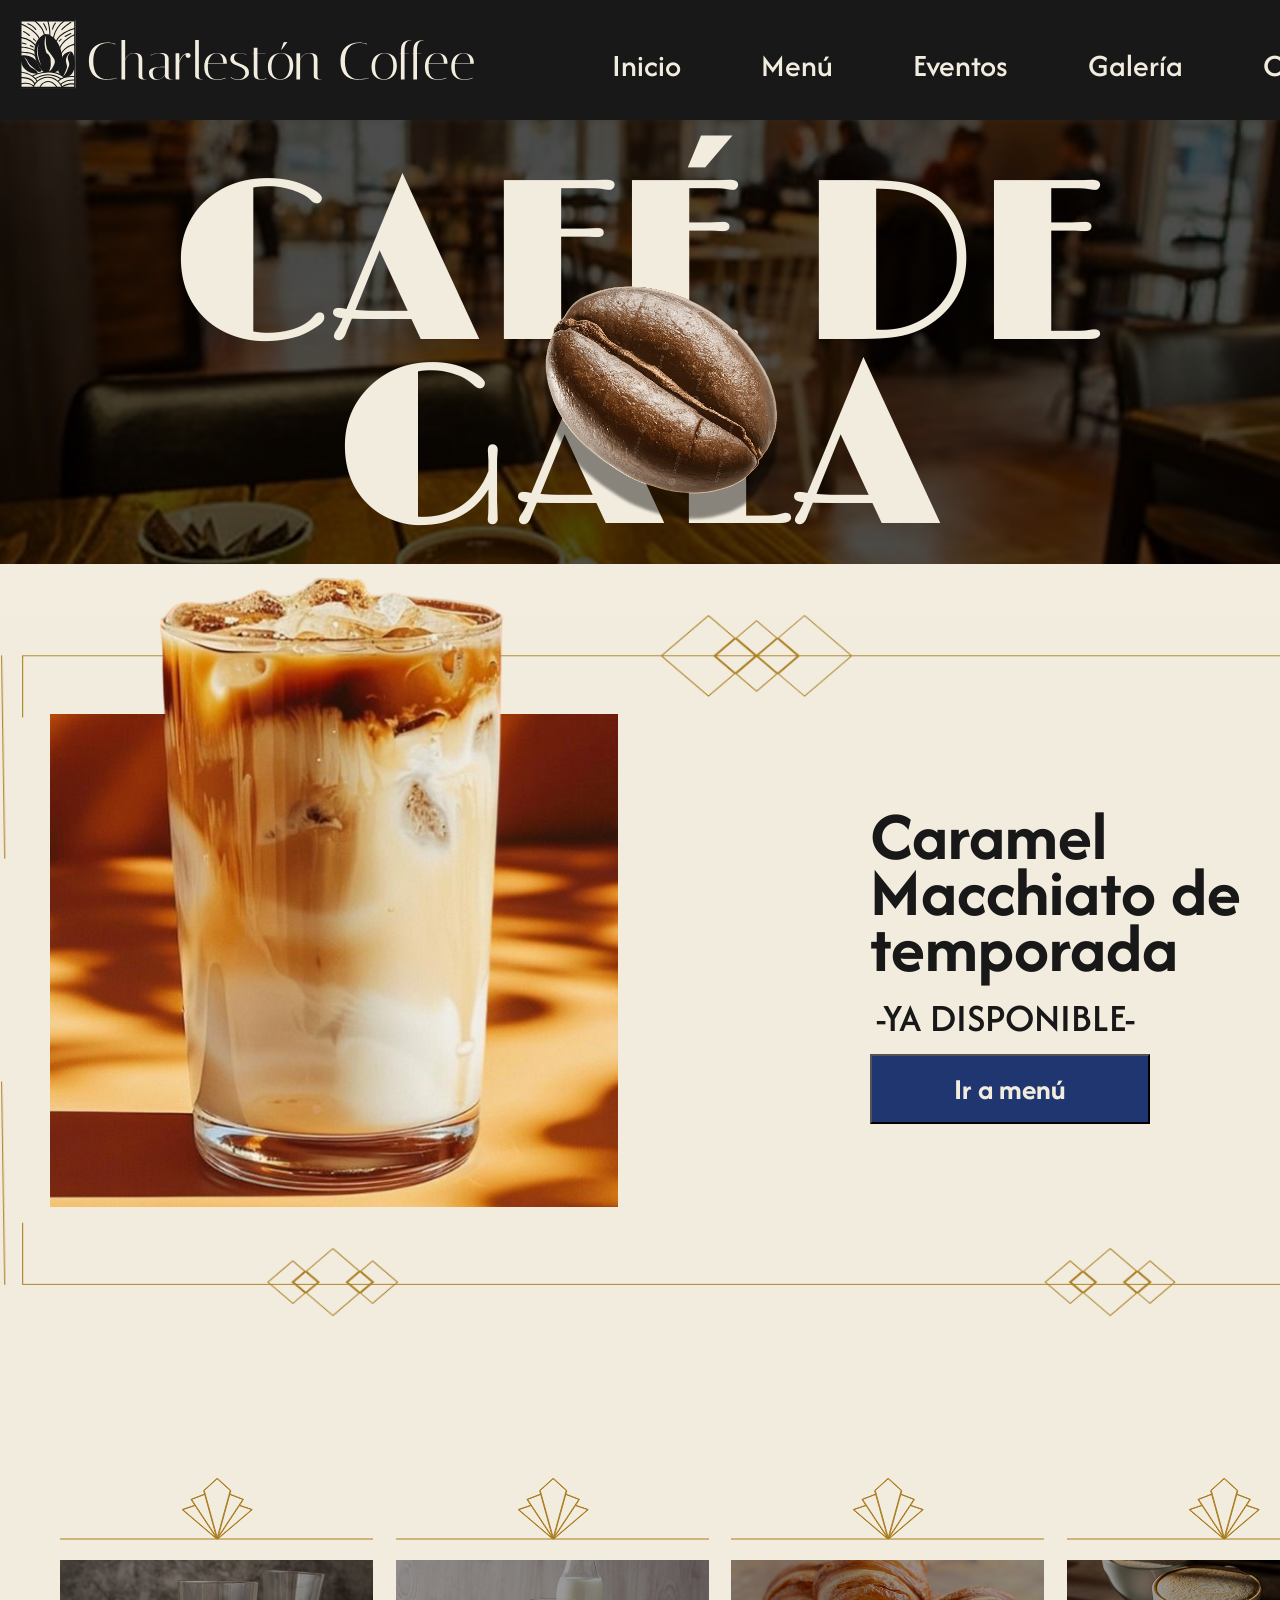
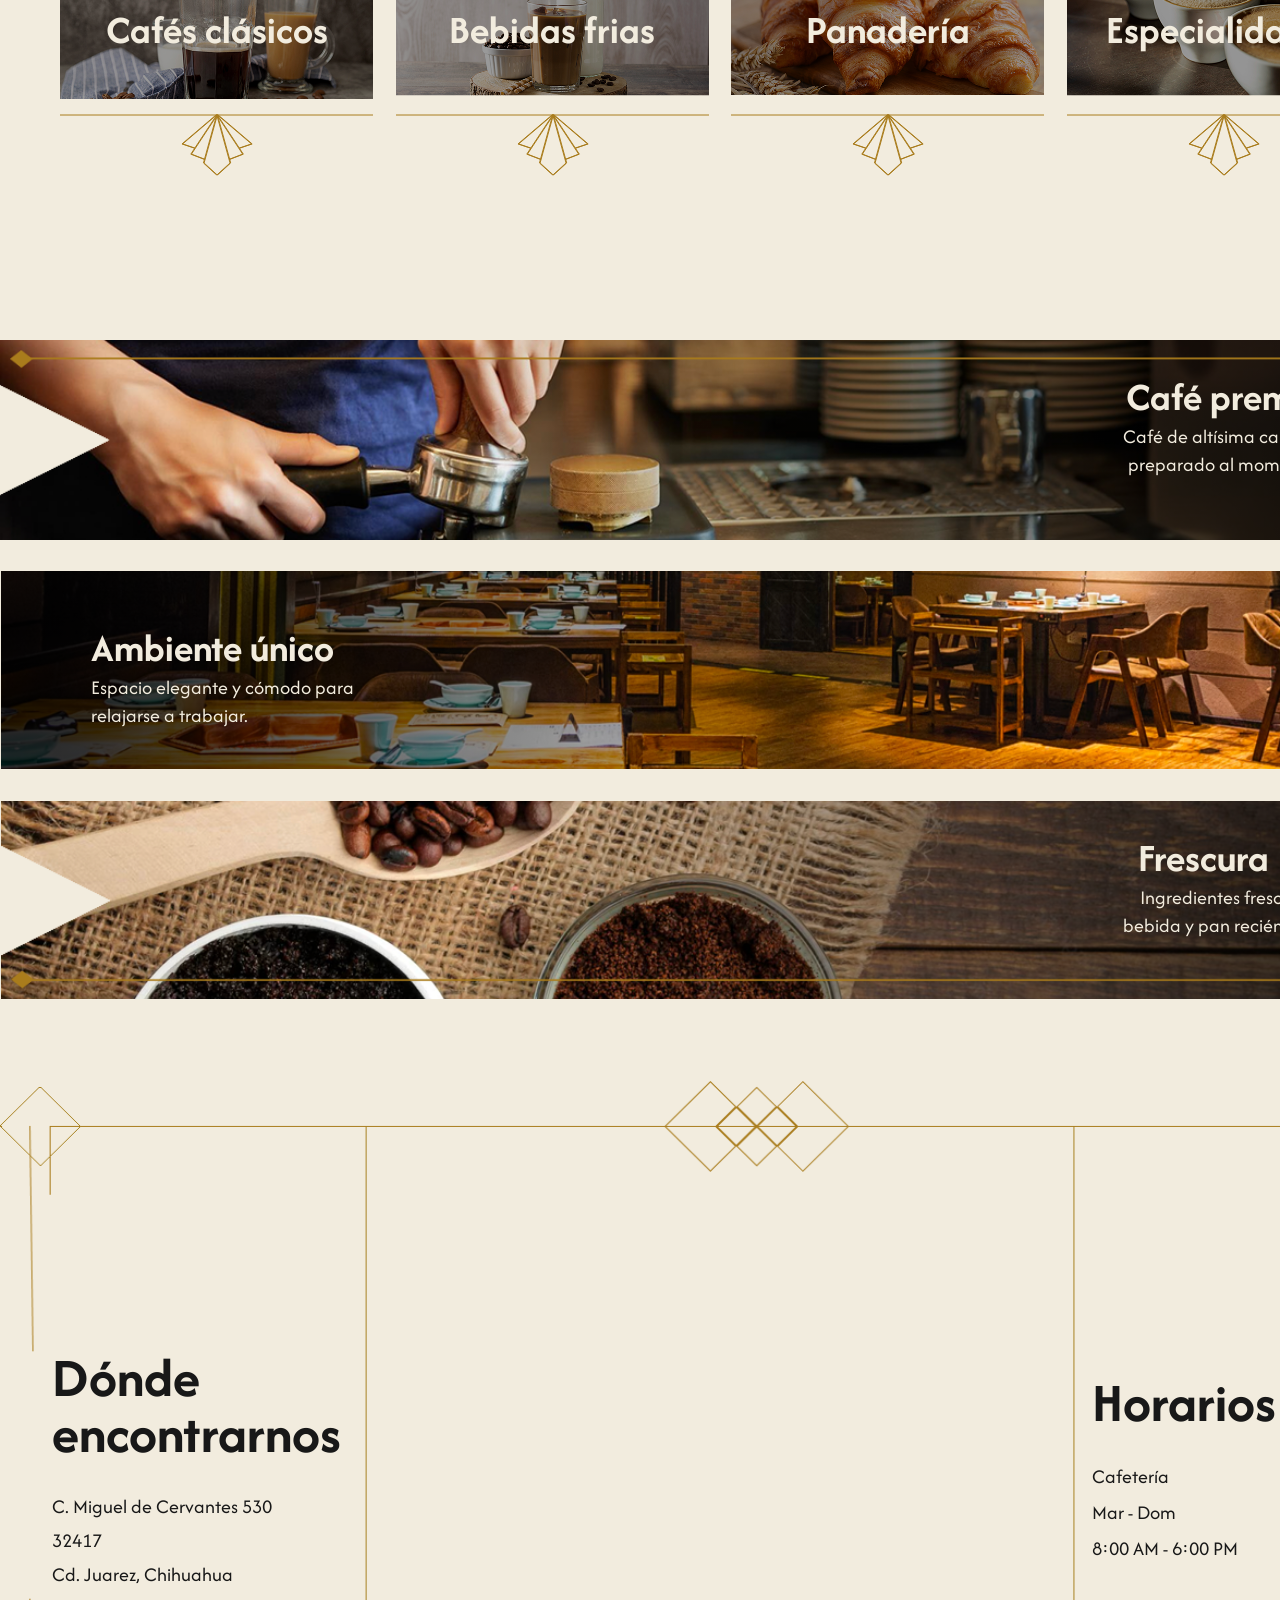
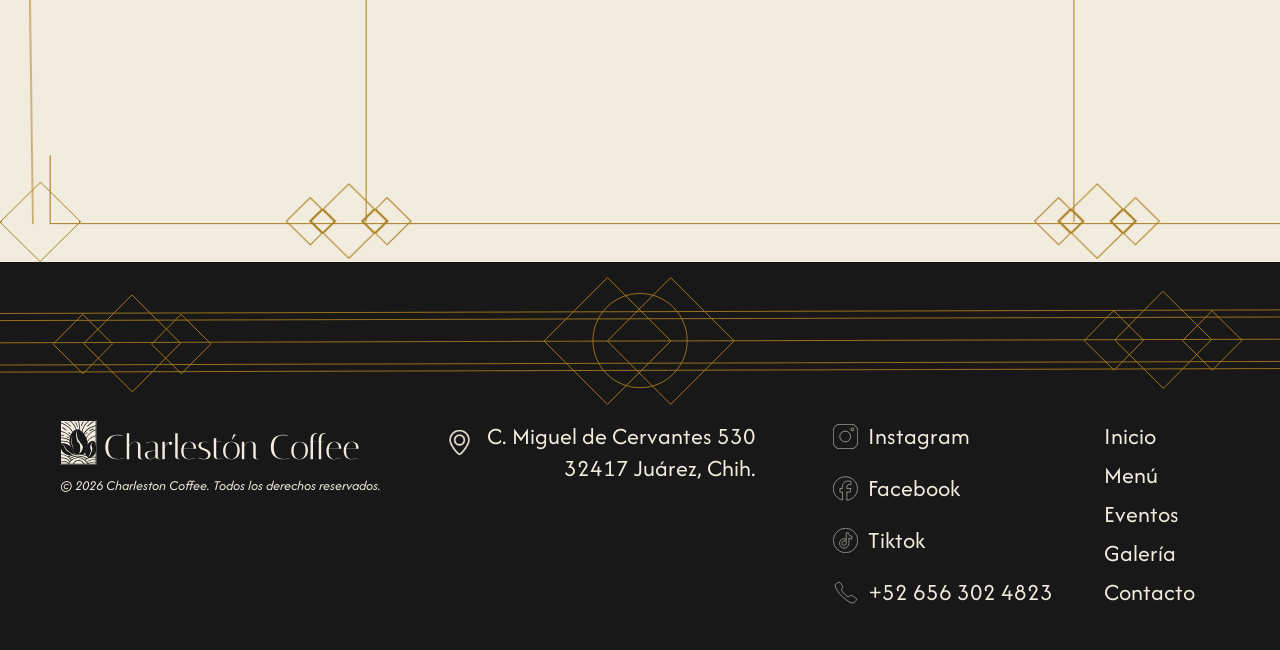
<file: index.html>
<!DOCTYPE html>
<html lang="en">

<head>
    <meta charset="UTF-8">
    <meta name="viewport" content="width=device-width, initial-scale=1.0">
    <title>Charlestón Coffee</title>
    <link rel="icon" type="image/png" href="./IMG/header_footer/Icon.png">
    <link rel="stylesheet" href="./CSS/index.css">
    <link rel="stylesheet" href="./CSS/header_footer.css">
    <link rel="preconnect" href="https://fonts.googleapis.com">
    <link rel="preconnect" href="https://fonts.gstatic.com" crossorigin>
    <link
        href="https://fonts.googleapis.com/css2?family=Afacad:ital,wght@0,400..700;1,400..700&family=Limelight&display=swap"
        rel="stylesheet">
</head>

<body>
    <header>
        <nav>
            <div class="logo"><a href="header_footer.html"><img src="./IMG/header_footer/logo.svg" alt="Logo"></a></div>
            <div class="links">
                <a href="index.html">Inicio</a>
                <a href="menu.html">Menú</a>
                <a href="eventos.html">Eventos</a>
                <a href="galeria.html">Galería</a>
                <a href="contacto.html">Contacto</a>
            </div>
        </nav>
    </header>

    <div class="div_cafe">
        <div class="div_cafe_img">
            <h1>CAFÉ DE GALA</h1>
            <img src="./IMG/index/granocafe.png" alt="">
        </div>
    </div>

    <div class="cuerpo">
        <!--------MAQUIATO-------->
        <div class="contenedor">
            <div class="contenedor_imagen">
                <div class="contenedor_interior_imagen">
                    <img src="./IMG/index/macchiatosolo.png" alt="">
                </div>
            </div>
            <div class="contenedor_texto">
                <h2>Caramel Macchiato de temporada</h2>
                <p>-YA DISPONIBLE-</p>
                <button onclick="window.location.href='menu.html'">Ir a menú</button>
            </div>
        </div>




        <!------MENU----->
        <div class="categorias_menu">
            <div class="categoria">
                <div class="categoria_filas">
                    <img src="./IMG/index/decor_top_categorias.svg" alt="decor_top_categorias">
                </div>
                <div class="categoria_filas">
                    <div class="categoria_filas_contenido">
                        <img src="./IMG/index/cafes_clasicos.png" alt="cafes_clasicos">
                    </div>
                    <div class="categoria_filas_contenido">
                        <a href="./menu.html#cafes">Cafés clásicos</a>
                    </div>
                </div>
                <div class="categoria_filas">
                    <img src="./IMG/index/decor_btm_categorias.svg" alt="decor_btm_categorias">
                </div>
            </div>

            <div class="categoria">
                <div class="categoria_filas">
                    <img src="./IMG/index/decor_top_categorias.svg" alt="decor_top_categorias">
                </div>
                <div class="categoria_filas">
                    <div class="categoria_filas_contenido">
                        <img src="./IMG/index/bebidas_frias.png" alt="bebidas_frias">
                    </div>
                    <div class="categoria_filas_contenido">
                        <a href="./menu.html#bebidas">Bebidas frias</a>
                    </div>
                </div>
                <div class="categoria_filas">
                    <img src="./IMG/index/decor_btm_categorias.svg" alt="decor_btm_categorias">
                </div>
            </div>
            <div class="categoria">
                <div class="categoria_filas">
                    <img src="./IMG/index/decor_top_categorias.svg" alt="decor_top_categorias">
                </div>
                <div class="categoria_filas">
                    <div class="categoria_filas_contenido">
                        <img src="./IMG/index/panaderia.png" alt="panaderia">
                    </div>
                    <div class="categoria_filas_contenido">
                        <a href="./menu.html#panaderia">Panadería</a>
                    </div>
                </div>
                <div class="categoria_filas">
                    <img src="./IMG/index/decor_btm_categorias.svg" alt="decor_btm_categorias">
                </div>
            </div>
            <div class="categoria">
                <div class="categoria_filas">
                    <img src="./IMG/index/decor_top_categorias.svg" alt="decor_top_categorias">
                </div>
                <div class="categoria_filas">
                    <div class="categoria_filas_contenido">
                        <img src="./IMG/index/especialidades.png" alt="especialidades">
                    </div>
                    <div class="categoria_filas_contenido">
                        <a href="./menu.html#especialidades">Especialidades</a>
                    </div>
                </div>
                <div class="categoria_filas">
                    <img src="./IMG/index/decor_btm_categorias.svg" alt="decor_btm_categorias">
                </div>
            </div>
        </div>
        <div class="decor_divider">
            <div class="decor_divider_linea"></div>
            <div class="decor_divider_group1">
                <div class="decor_divider_cuadrado1"></div>
                <div class="decor_divider_cuadrado2"></div>
                <div class="decor_divider_cuadrado3"></div>
            </div>
            <div class="decor_divider_group2">
                <div class="decor_divider_cuadrado1"></div>
                <div class="decor_divider_cuadrado2"></div>
                <div class="decor_divider_cuadrado3"></div>
            </div>
        </div>

        <!-----VENTAJAS----->
        <div class="ventajas_col_1">
            <img src="./IMG/index/marco1.png" alt="">
            <h3>Café premium</h3>
            <p>Café de altísima calidad <br>preparado al momento.</p>
        </div>
        <div class="ventajas_col_2">
            <h3>Ambiente único</h3>
            <p>Espacio elegante y cómodo para<br>relajarse a trabajar.</p>
        </div>
        <div class="ventajas_col_3">
            <img src="./IMG/index/marco2.png" alt="">
            <h3>Frescura</h3>
            <p>Ingredientes frescos en cada<br>bebida y pan recién horneado.</p>
        </div>

        <!----------UBICACIÓN------>
        <div class="ubicacion">
            <div class="ubicacion_marco"></div>

            <div class="ubicacion_col ubicacion_col--izquierda">
                <h2>Dónde<br>encontrarnos</h2>
                <address>
                    C. Miguel de Cervantes 530<br>
                    32417<br>
                    Cd. Juarez, Chihuahua
                </address>
            </div>

            <div class="ubicacion_col ubicacion_col--mapa">
                <iframe
                    src="https://www.google.com/maps/embed?pb=!1m17!1m12!1m3!1d3393.0708879007043!2d-106.43695799999999!3d31.741265999999996!2m3!1f0!2f0!3f0!3m2!1i1024!2i768!4f13.1!3m2!1m1!2zMzHCsDQ0JzI4LjYiTiAxMDbCsDI2JzEzLjEiVw!5e0!3m2!1ses-419!2smx!4v1779560232166!5m2!1ses-419!2smx"
                    frameborder="0" allowfullscreen loading="lazy" referrerpolicy="no-referrer-when-downgrade"
                    title="Ubicación Charleston Coffee">
                </iframe>
            </div>

            <div class="ubicacion_col ubicacion_col--horarios">
                <h2>Horarios</h2>
                <div class="ubicacion_horario">
                    Cafetería<br>
                    Mar - Dom<br>
                    8:00 AM - 6:00 PM
                </div>
            </div>
        </div>

    </div>

    <!-------FOOTER------->
    <footer>
        <img src="./IMG/header_footer/decor_footer.svg" alt="decor_footer" class="decor-footer">
        <div class="footer-info">
            <div class="columnas">
                <div class="derechos">
                    <div class="elementos">
                        <a href="./index.html"><img src="./IMG/header_footer/logo.svg" alt="Logo"
                                class="logo-footer"></a>
                    </div>
                    <small class="elementos">© 2026 Charleston Coffee. Todos los derechos reservados.</small>
                </div>

            </div>
            <div class="columnas">
                <div class="location">
                    <img src="./IMG/header_footer/location.svg" alt="location" class=" redes elementos">
                    <p class="elementos">C. Miguel de Cervantes 530<br>32417 Juárez, Chih.</p>
                </div>

            </div>
            <div class="columnas">
                <div class="redes">
                    <div class="elementos red-social">
                        <a href="https://www.instagram.com/" target="_blank">
                            <img src="./IMG/header_footer/instagram.svg" alt="Instagram">
                            <p>Instagram</p>
                        </a>
                    </div>
                    <div class="elementos red-social">
                        <a href="https://www.facebook.com/" target="_blank">
                            <img src="./IMG/header_footer/facebook.svg" alt="Facebook">
                            <p>Facebook</p>
                        </a>
                    </div>
                    <div class="elementos red-social">
                        <a href="https://www.tiktok.com/" target="_blank">
                            <img src="./IMG/header_footer/tiktok.svg" alt="Tiktok">
                            <p>Tiktok</p>
                        </a>
                    </div>
                    <div class="elementos red-social">
                        <img src="./IMG/header_footer/telefono.svg" alt="Telefono">
                        <p>+52 656 302 4823</p>
                    </div>
                </div>
            </div>
            <div class="columnas">
                <div class="enlaces">
                    <a href="index.html" class="elementos enlace">Inicio</a>
                    <a href="menu.html" class="elementos enlace">Menú</a>
                    <a href="eventos.html" class="elementos enlace">Eventos</a>
                    <a href="galeria.html" class="elementos enlace">Galería</a>
                    <a href="contacto.html" class="elementos enlace">Contacto</a>
                </div>

            </div>
        </div>
    </footer>

</body>

</html>
</file>
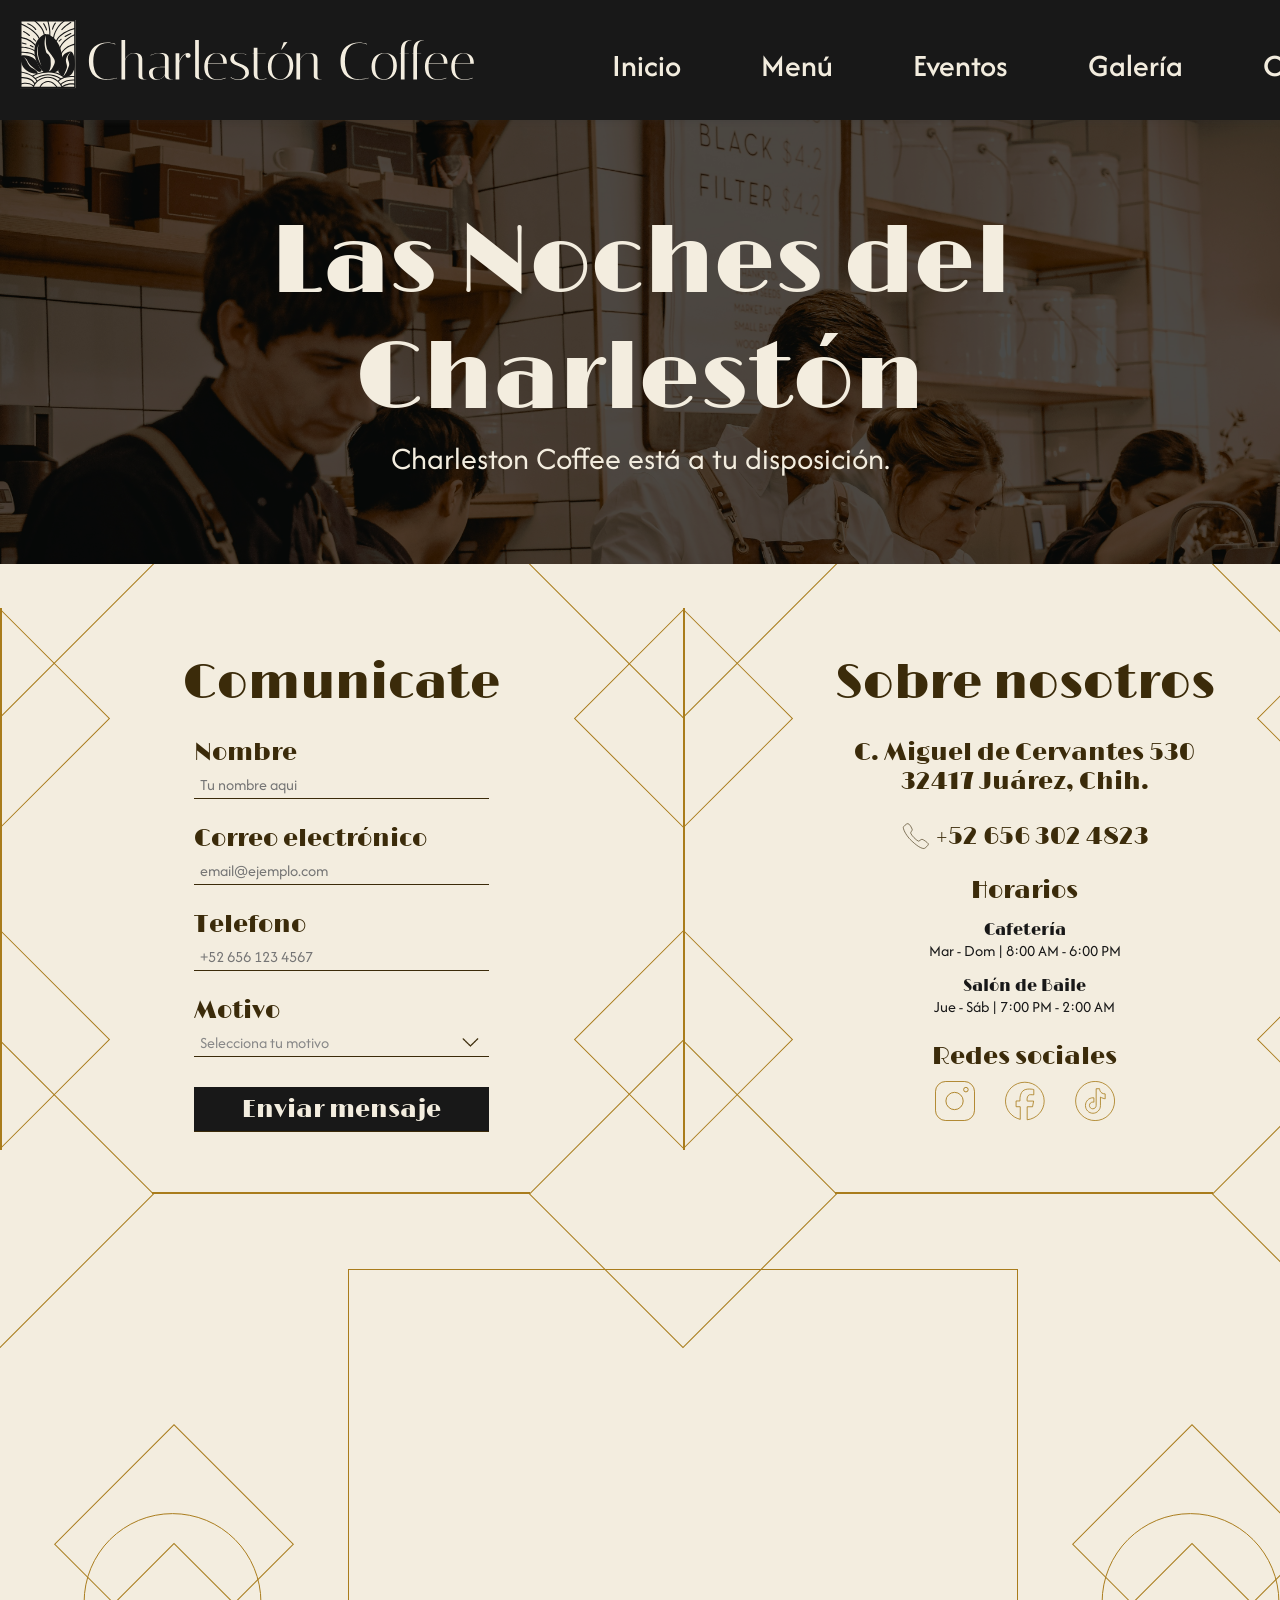
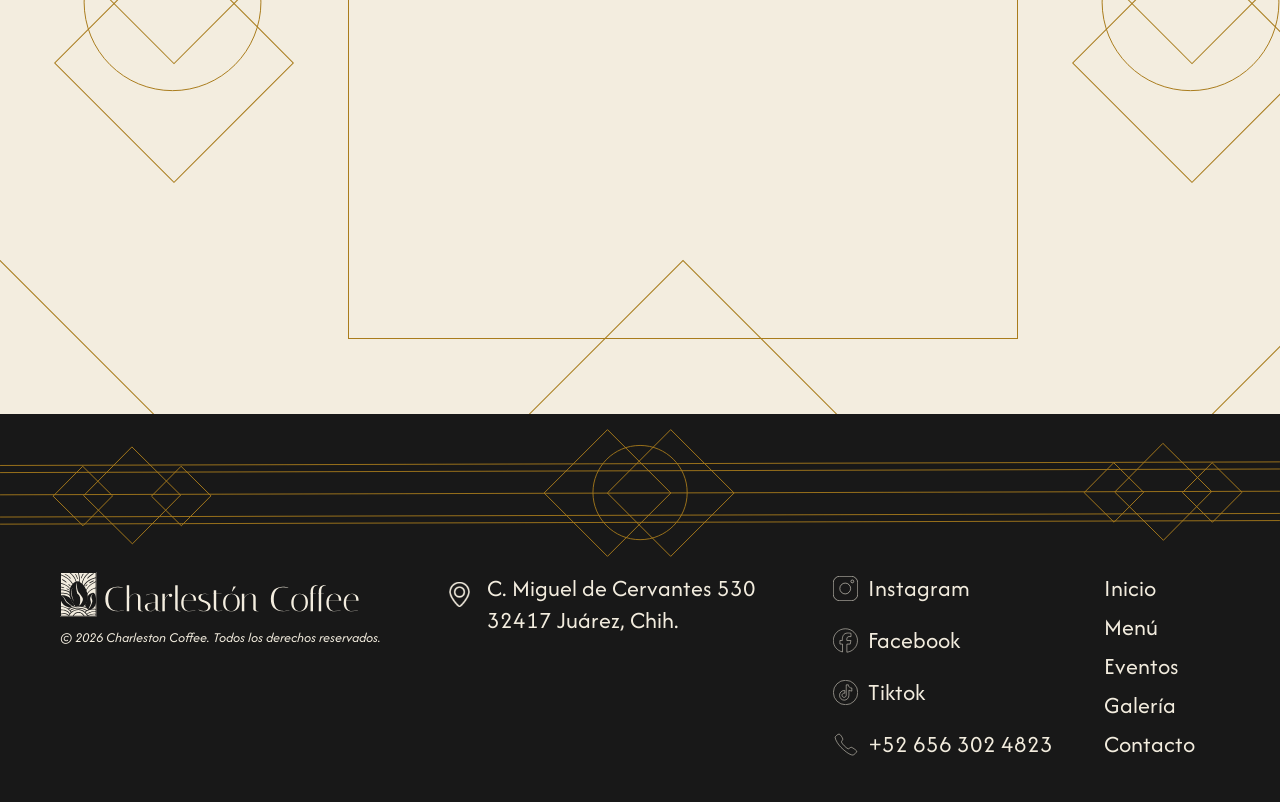
<file: contacto.html>
<!DOCTYPE html>
<html lang="es">

<head>
    <meta charset="UTF-8">
    <meta name="viewport" content="width=device-width, initial-scale=1.0">
    <title>Charlestón Coffee</title>
    <link rel="icon" type="image/png" href="./IMG/header_footer/Icon.png">
    <link rel="stylesheet" href="./CSS/general.css">
    <link rel="stylesheet" href="./CSS/header_footer.css">
    <link rel="stylesheet" href="./CSS/contacto.css">

    <link rel="preconnect" href="https://fonts.googleapis.com">
    <link rel="preconnect" href="https://fonts.gstatic.com" crossorigin>
    <link
        href="https://fonts.googleapis.com/css2?family=Afacad:ital,wght@0,400..700;1,400..700&family=Limelight&display=swap"
        rel="stylesheet">

</head>

<body>
    <header>
        <nav>
            <div class="logo"><a href="header_footer.html"><img src="./IMG/header_footer/logo.svg" alt="Logo"></a></div>
            <div class="links">
                <a href="index.html">Inicio</a>
                <a href="menu.html">Menú</a>
                <a href="eventos.html">Eventos</a>
                <a href="galeria.html">Galería</a>
                <a href="contacto.html">Contacto</a>
            </div>
        </nav>
    </header>

    <section id="hero">
        <h1>Las Noches del Charlestón</h1>
        <p>Charleston Coffee está a tu disposición.</p>
    </section>

    <section id="cuerpo">
        <div class="cuadro-decoA cua1"></div>
        <div class="cuadro-decoA cua2"></div>
        <div class="cuadro-decoA cua3"></div>

        <div class="informacion">
            <div class="informacion-contenido">
                <div class="cuadro-decoB cuaB1"></div>
                <div class="linea-decoV lin1"></div>
                <h2>Comunicate</h2>
                <form action="">
                    <label for="nombre">Nombre</label>
                    <input type="text" id="nombre" placeholder="Tu nombre aqui" required>

                    <label for="correo">Correo electrónico</label>
                    <input type="email" id="correo" placeholder="email@ejemplo.com" required>

                    <label for="telefono">Telefono</label>
                    <input type="text" id="telefono" placeholder="+52 656 123 4567" required>

                    <label for="motivo">Motivo</label>
                    <select id="motivo" required>
                        <option value="" disabled selected hidden>Selecciona tu motivo</option>
                        <option value="reserva">Reserva de mesa</option>
                        <option value="cotizacion">Cotización de evento privado</option>
                        <option value="dudas">Dudas generales</option>
                    </select>

                    <input type="submit" value="Enviar mensaje">
                </form>
                <div class="cuadro-decoB cuaB4"></div>
                <div class="cuadro-decoA cua41"></div>
                <div class="linea-decoH"></div>
                <div class="cuadro-decoA cua52"></div>
            </div>
            <div class="informacion-contenido">
                <div class="cuadro-decoB cuaB2"></div>
                <div class="cuadro-decoB cuaB3"></div>
                <div class="linea-decoV lin1"></div>
                <div class="linea-decoV lin2"></div>
                <h2>Sobre nosotros</h2>
                <h4>C. Miguel de Cervantes 530<br>32417 Juárez, Chih.</h4>
                <div class="telefono">
                    <img src="./IMG/contacto/telefonoC.svg" alt="Telefono Charleston" width="30">
                    <h4> +52 656 302 4823</h4>
                </div>
                <h4>Horarios</h4>
                <p class="subtitulo">Cafetería</p>
                <p>Mar - Dom | 8:00 AM - 6:00 PM</p>
                <p class="subtitulo">Salón de Baile</p>
                <p>Jue - Sáb | 7:00 PM - 2:00 AM</p>
                <h4>Redes sociales</h4>
                <div class="redes-sociales">
                    <a href="https://www.instagram.com/" target="_blank">
                        <img src="./IMG/contacto/instagramC.svg" alt="Instagram Charleston" width="40">
                    </a>
                    <a href="https://www.facebook.com/" target="_blank">
                        <img src="./IMG/contacto/facebookC.svg" alt="Facebook Charleston" width="40">
                    </a>
                    <a href="https://www.tiktok.com/" target="_blank">
                        <img src="./IMG/contacto/tiktokC.svg" alt="Tiktok Charleston" width="40">
                    </a>
                </div>
                <div class="cuadro-decoB cuaB5"></div>
                <div class="cuadro-decoB cuaB6"></div>
                <div class="linea-decoH"></div>
                <div class="cuadro-decoA cua63"></div>
            </div>
        </div>

        <div class="mapa">
            <img src="./IMG/contacto/deco.svg" alt="Deco" height="360">
            <div class="contenedor-map">
                <iframe
                    src="https://www.google.com/maps/embed?pb=!1m17!1m12!1m3!1d3393.0708879007043!2d-106.43695799999999!3d31.741265999999996!2m3!1f0!2f0!3f0!3m2!1i1024!2i768!4f13.1!3m2!1m1!2zMzHCsDQ0JzI4LjYiTiAxMDbCsDI2JzEzLjEiVw!5e0!3m2!1ses-419!2smx!4v1779560232166!5m2!1ses-419!2smx"
                    frameborder="0" allowfullscreen loading="lazy" referrerpolicy="no-referrer-when-downgrade"
                    title="Ubicación Charleston Coffee"  width="670" height="670">
                </iframe>
            </div>
            <img src="./IMG/contacto/deco.svg" alt="Deco" height="360">
        </div>

        <div class="cuadro-decoA cua4"></div>
        <div class="cuadro-decoA cua5"></div>
        <div class="cuadro-decoA cua6"></div>
    </section>

    <footer>
        <img src="./IMG/header_footer/decor_footer.svg" alt="decor_footer" class="decor-footer">
        <div class="footer-info">
            <div class="columnas">
                <div class="derechos">
                    <div class="elementos">
                        <a href="./index.html"><img src="./IMG/header_footer/logo.svg" alt="Logo"
                                class="logo-footer"></a>
                    </div>
                    <small class="elementos">© 2026 Charleston Coffee. Todos los derechos reservados.</small>
                </div>

            </div>
            <div class="columnas">
                <div class="location">
                    <img src="./IMG/header_footer/location.svg" alt="location" class=" redes elementos">
                    <p class="elementos">C. Miguel de Cervantes 530<br>32417 Juárez, Chih.</p>
                </div>

            </div>
            <div class="columnas">
                <div class="redes">
                    <div class="elementos red-social">
                        <a href="https://www.instagram.com/" target="_blank">
                            <img src="./IMG/header_footer/instagram.svg" alt="Instagram">
                            <p>Instagram</p>
                        </a>
                    </div>
                    <div class="elementos red-social">
                        <a href="https://www.facebook.com/" target="_blank">
                            <img src="./IMG/header_footer/facebook.svg" alt="Facebook">
                            <p>Facebook</p>
                        </a>
                    </div>
                    <div class="elementos red-social">
                        <a href="https://www.tiktok.com/" target="_blank">
                            <img src="./IMG/header_footer/tiktok.svg" alt="Tiktok">
                            <p>Tiktok</p>
                        </a>
                    </div>
                    <div class="elementos red-social">
                        <img src="./IMG/header_footer/telefono.svg" alt="Telefono">
                        <p>+52 656 302 4823</p>
                    </div>
                </div>
            </div>
            <div class="columnas">
                <div class="enlaces">
                    <a href="index.html" class="elementos enlace">Inicio</a>
                    <a href="menu.html" class="elementos enlace">Menú</a>
                    <a href="eventos.html" class="elementos enlace">Eventos</a>
                    <a href="galeria.html" class="elementos enlace">Galería</a>
                    <a href="contacto.html" class="elementos enlace">Contacto</a>
                </div>

            </div>
        </div>
    </footer>
</body>

</html>
</file>
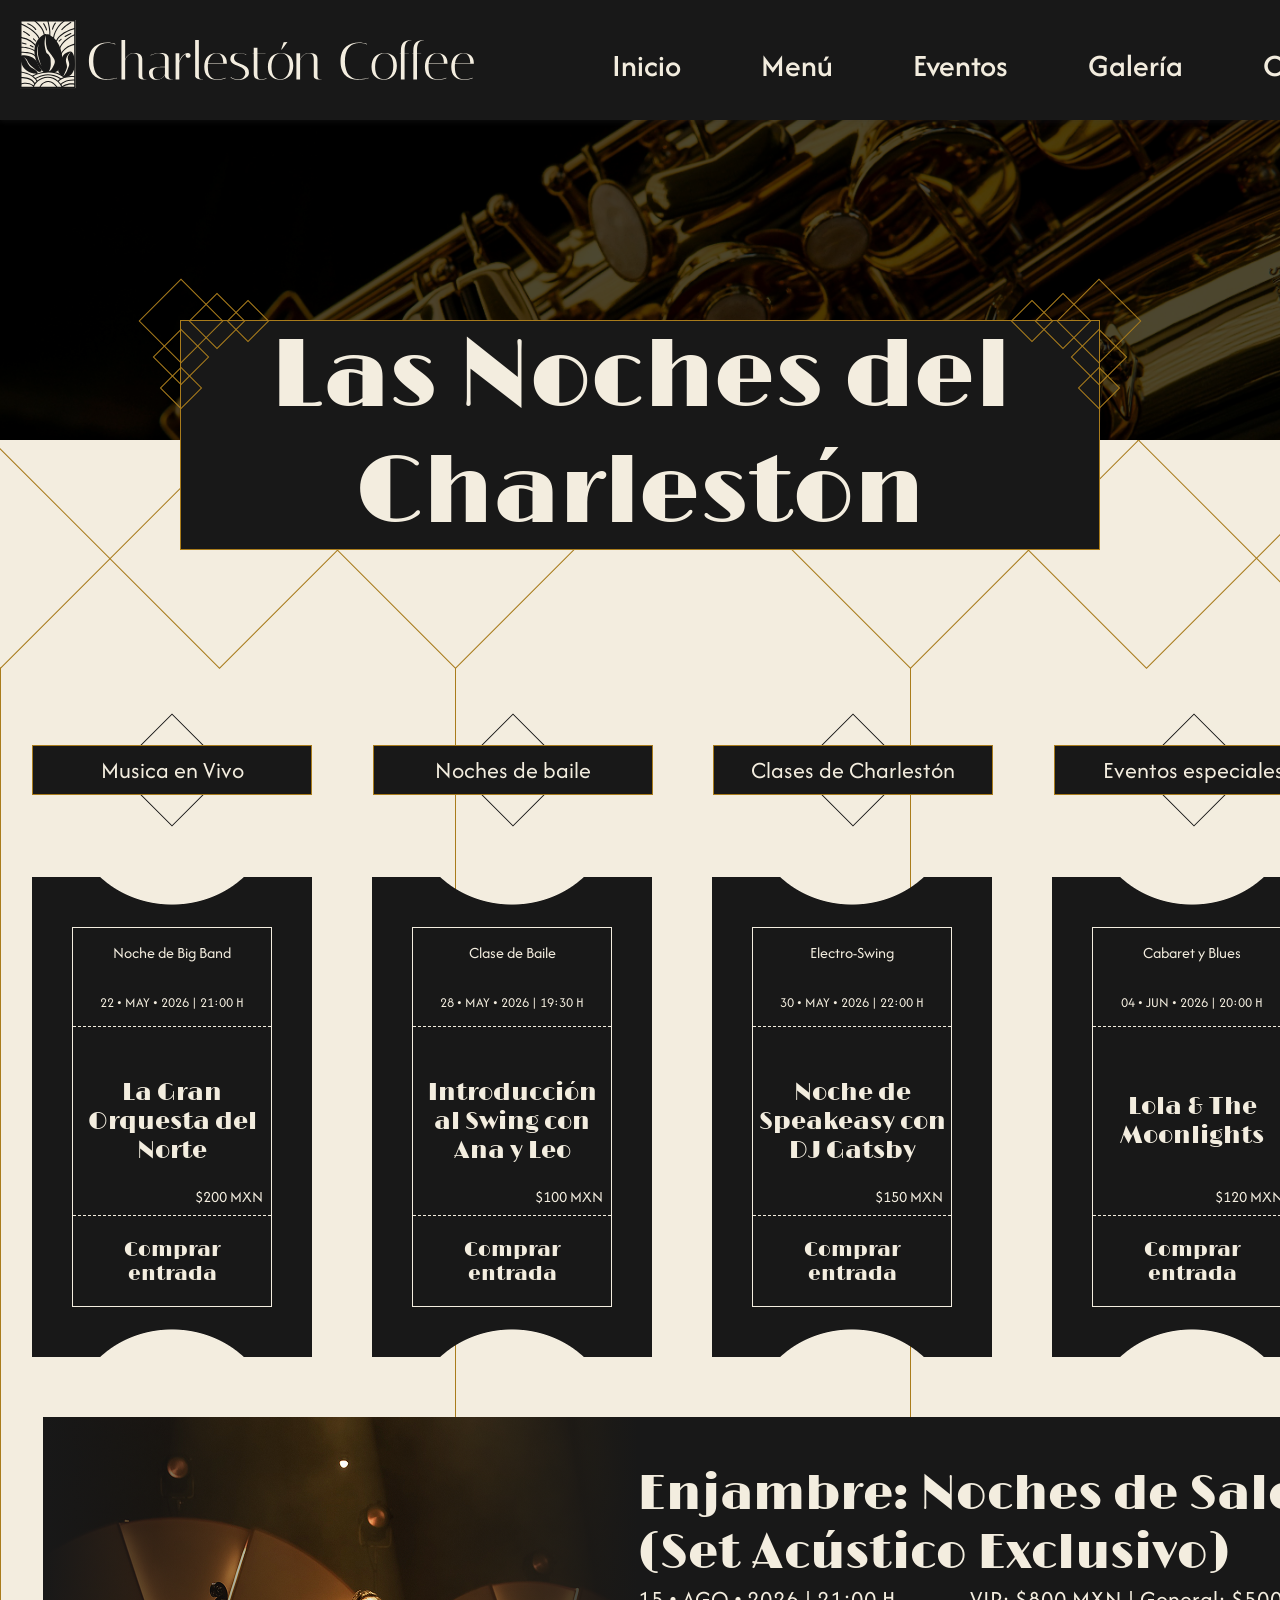
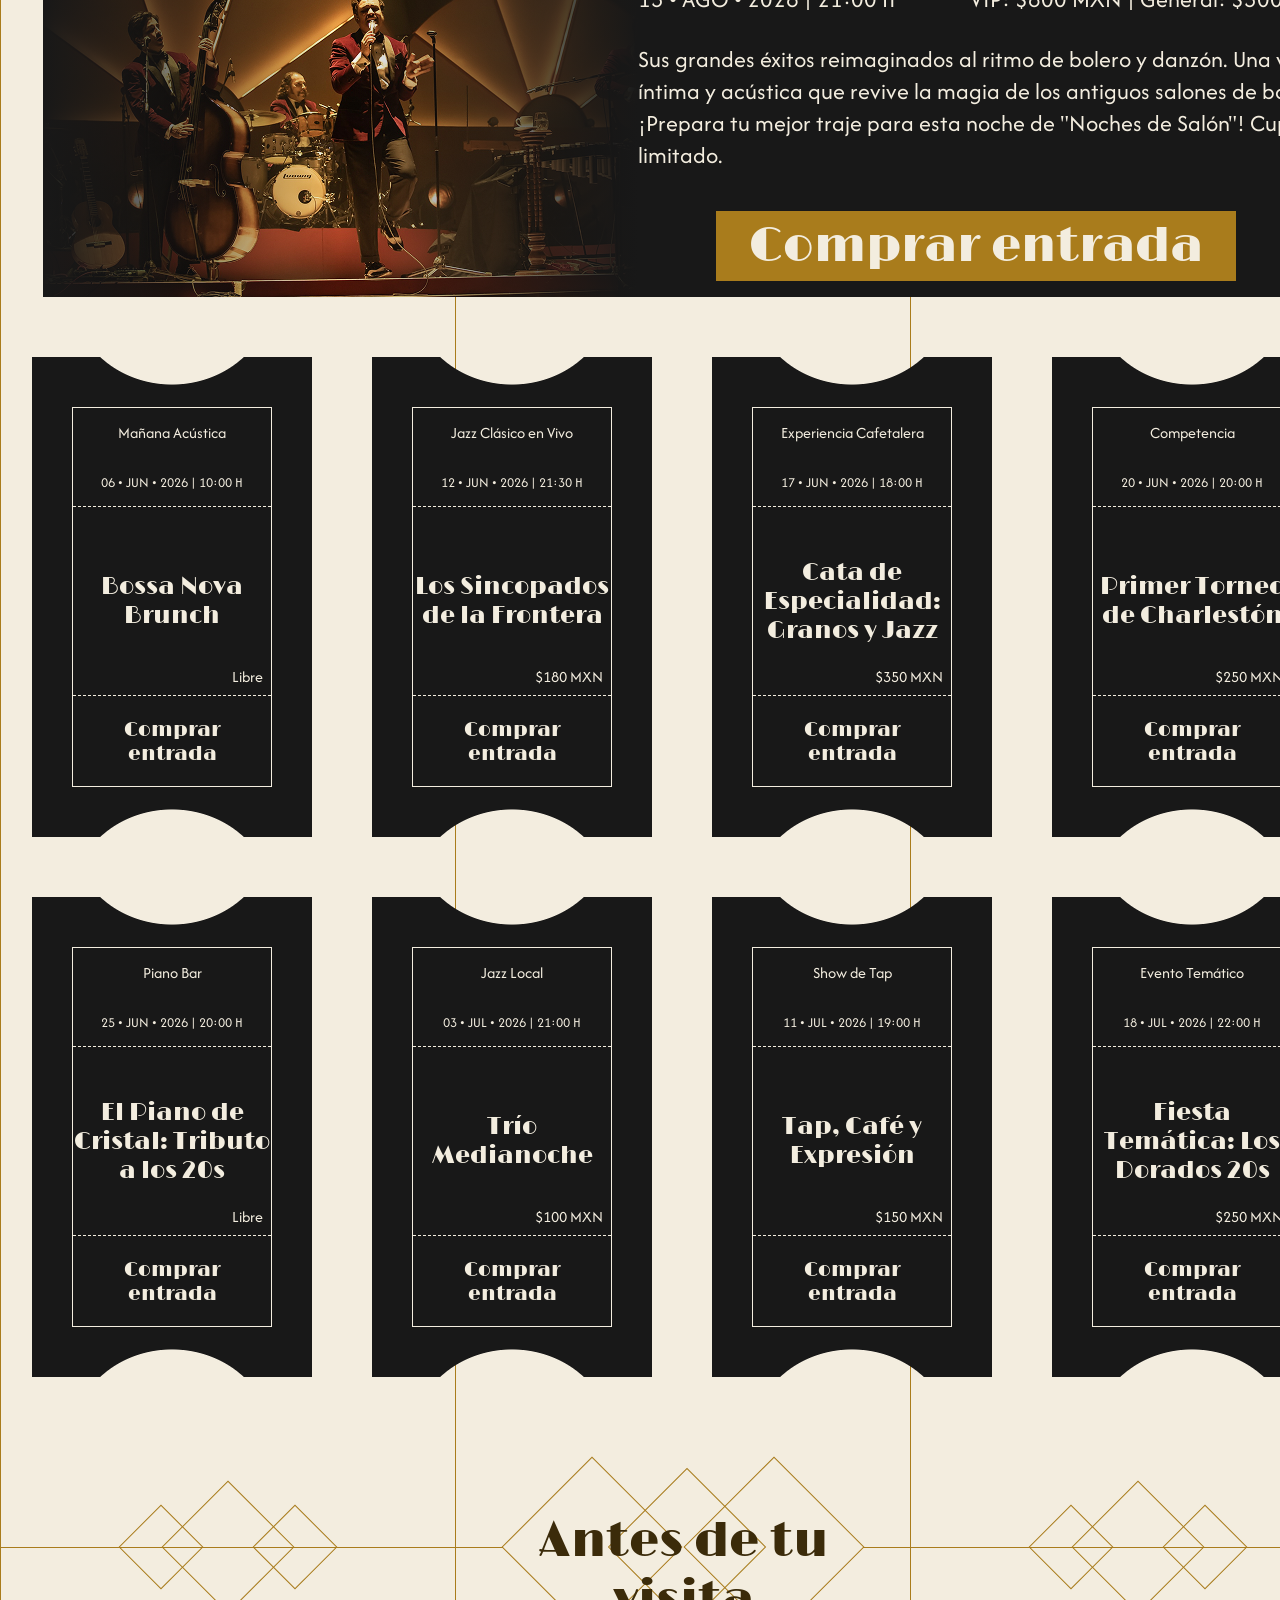
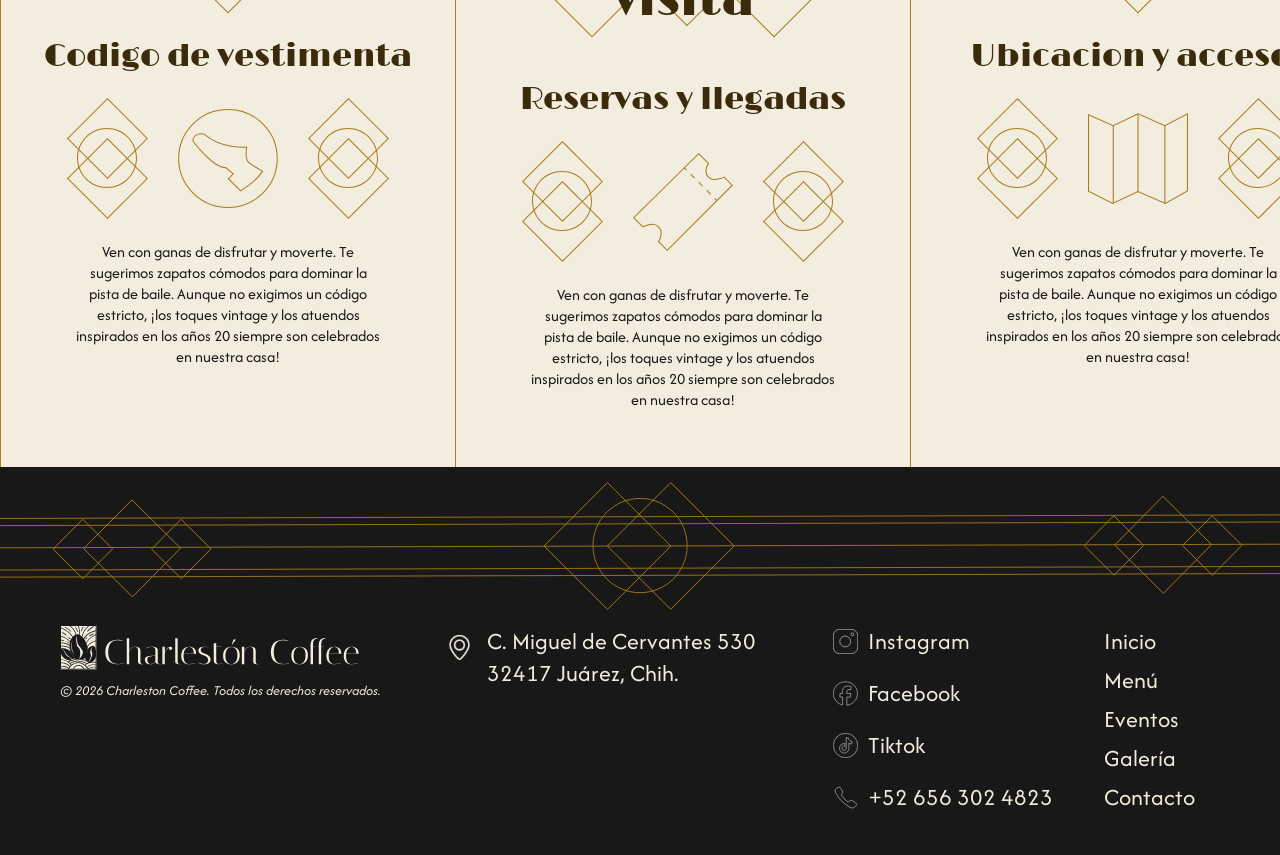
<file: eventos.html>
<!DOCTYPE html>
<html lang="es">

<head>
    <meta charset="UTF-8">
    <meta name="viewport" content="width=device-width, initial-scale=1.0">
    <title>Charlestón Coffee</title>
    <link rel="icon" type="image/png" href="./IMG/header_footer/Icon.png">
    <link rel="stylesheet" href="./CSS/general.css">
    <link rel="stylesheet" href="./CSS/header_footer.css">
    <link rel="stylesheet" href="./CSS/eventos.css">

    <link rel="preconnect" href="https://fonts.googleapis.com">
    <link rel="preconnect" href="https://fonts.gstatic.com" crossorigin>
    <link
        href="https://fonts.googleapis.com/css2?family=Afacad:ital,wght@0,400..700;1,400..700&family=Limelight&display=swap"
        rel="stylesheet">

</head>

<body>
    <header>
        <nav>
            <div class="logo"><a href="header_footer.html"><img src="./IMG/header_footer/logo.svg" alt="Logo"></a></div>
            <div class="links">
                <a href="index.html">Inicio</a>
                <a href="menu.html">Menú</a>
                <a href="eventos.html">Eventos</a>
                <a href="galeria.html">Galería</a>
                <a href="contacto.html">Contacto</a>
            </div>
        </nav>
    </header>

    <section id="hero">
        <div class="contenedor-titulo">
            <div class="titulo-decoA tit-uno"></div>
            <div class="titulo-decoB tit-dos"></div>
            <div class="titulo-decoB tit-tres"></div>
            <div class="titulo-decoC tit-cuatro"></div>
            <div class="titulo-decoC tit-cinco"></div>
            <h1>Las Noches del Charlestón</h1>
            <div class="titulo-decoA tit-seis"></div>
            <div class="titulo-decoB tit-siete"></div>
            <div class="titulo-decoB tit-ocho"></div>
            <div class="titulo-decoC tit-nueve"></div>
            <div class="titulo-decoC tit-diez"></div>
        </div>
    </section>

    <section id="cuerpo">
        <div class="cuadro-deco cua-uno"></div>
        <div class="line-deco lin-uno"></div>
        <div class="cuadro-deco cua-dos"></div>
        <div class="cuadro-deco cua-tres"></div>
        <div class="line-deco lin-dos"></div>
        <div class="cuadro-deco cua-cuatro"></div>
        <div class="line-deco lin-tres"></div>
        <div class="cuadro-deco cua-cinco"></div>
        <div class="cuadro-deco cua-seis"></div>
        <div class="line-deco lin-cuatro"></div>
        <div class="filtro">
            <button class="btn-filtro" id="musica-vivo-btn">
                <div class="btn-deco"></div>
                <p>Musica en Vivo</p>
            </button>
            <button class="btn-filtro" id="noches-baile-btn">
                <div class="btn-deco"></div>
                <p>Noches de baile</p>
            </button>
            <button class="btn-filtro" id="clases-baile-btn">
                <div class="btn-deco"></div>
                <p>Clases de Charlestón</p>
            </button>
            <button class="btn-filtro" id="eventos-especiales-btn">
                <div class="btn-deco"></div>
                <p>Eventos especiales</p>
            </button>
        </div>

        <div class="eventos">
            <div class="ticket" data-categoria="musica-vivo">
                <div class="ticket-interior">
                    <div class="ticket-interior-A">
                        <p>Noche de Big Band</p>
                        <p class="fecha">22 • MAY • 2026 | 21:00 H</p>
                    </div>
                    <div class="ticket-interior-B">
                        <h4>La Gran Orquesta del Norte</h4>
                        <p>$200 MXN</p>
                    </div>
                    <a href="contacto.html">
                        <div class="ticket-interior-C">
                            <h4>Comprar entrada</h4>
                        </div>
                    </a>
                </div>
            </div>

            <div class="ticket" data-categoria="clases-baile">
                <div class="ticket-interior">
                    <div class="ticket-interior-A">
                        <p>Clase de Baile</p>
                        <p class="fecha">28 • MAY • 2026 | 19:30 H</p>
                    </div>
                    <div class="ticket-interior-B">
                        <h4>Introducción al Swing con Ana y Leo</h4>
                        <p>$100 MXN</p>
                    </div>
                    <a href="contacto.html">
                        <div class="ticket-interior-C">
                            <h4>Comprar entrada</h4>
                        </div>
                    </a>
                </div>
            </div>

            <div class="ticket" data-categoria="noches-baile">
                <div class="ticket-interior">
                    <div class="ticket-interior-A">
                        <p>Electro-Swing</p>
                        <p class="fecha">30 • MAY • 2026 | 22:00 H</p>
                    </div>
                    <div class="ticket-interior-B">
                        <h4>Noche de Speakeasy con DJ Gatsby</h4>
                        <p>$150 MXN</p>
                    </div>
                    <a href="contacto.html">
                        <div class="ticket-interior-C">
                            <h4>Comprar entrada</h4>
                        </div>
                    </a>
                </div>
            </div>

            <div class="ticket" data-categoria="musica-vivo">
                <div class="ticket-interior">
                    <div class="ticket-interior-A">
                        <p>Cabaret y Blues</p>
                        <p class="fecha">04 • JUN • 2026 | 20:00 H</p>
                    </div>
                    <div class="ticket-interior-B">
                        <h4>Lola & The Moonlights</h4>
                        <p>$120 MXN</p>
                    </div>
                    <a href="contacto.html">
                        <div class="ticket-interior-C">
                            <h4>Comprar entrada</h4>
                        </div>
                    </a>
                </div>
            </div>

            <div class="evento-especial">
                <div class="evento-especial-extensor">
                    <div class="evento-especial-in">
                        <div class="evento-especial-imagen"></div>
                        <div class="evento-especial-informacion">
                            <h2>Enjambre: Noches de Salón<br>(Set Acústico Exclusivo)</h2>
                            <p id="evento-especial-fecha">15 • AGO • 2026 | 21:00 H</p>
                            <p id="evento-especial-dinero">VIP: $800 MXN | General: $500 MXN</p>
                            <p id="evento-especial-descripcion"> Sus grandes éxitos reimaginados al ritmo de bolero y
                                danzón.
                                Una velada íntima y acústica que
                                revive la magia de los antiguos salones de baile. ¡Prepara tu mejor traje para esta
                                noche de
                                "Noches de Salón"! Cupo limitado.</p>
                            <button class="btn-evento" onclick="window.location.href='contacto.html'">
                                <h2>Comprar entrada</h2>
                            </button>
                        </div>
                    </div>
                </div>
            </div>

            <div class="ticket" data-categoria="eventos-especiales">
                <div class="ticket-interior">
                    <div class="ticket-interior-A">
                        <p>Mañana Acústica</p>
                        <p class="fecha">06 • JUN • 2026 | 10:00 H</p>
                    </div>
                    <div class="ticket-interior-B">
                        <h4>Bossa Nova Brunch</h4>
                        <p>Libre</p>
                    </div>
                    <a href="contacto.html">
                        <div class="ticket-interior-C">
                            <h4>Comprar entrada</h4>
                        </div>
                    </a>
                </div>
            </div>

            <div class="ticket" data-categoria="musica-vivo">
                <div class="ticket-interior">
                    <div class="ticket-interior-A">
                        <p>Jazz Clásico en Vivo</p>
                        <p class="fecha">12 • JUN • 2026 | 21:30 H</p>
                    </div>
                    <div class="ticket-interior-B">
                        <h4>Los Sincopados de la Frontera</h4>
                        <p>$180 MXN</p>
                    </div>
                    <a href="contacto.html">
                        <div class="ticket-interior-C">
                            <h4>Comprar entrada</h4>
                        </div>
                    </a>
                </div>
            </div>

            <div class="ticket" data-categoria="eventos-especiales">
                <div class="ticket-interior">
                    <div class="ticket-interior-A">
                        <p>Experiencia Cafetalera</p>
                        <p class="fecha">17 • JUN • 2026 | 18:00 H</p>
                    </div>
                    <div class="ticket-interior-B">
                        <h4>Cata de Especialidad: Granos y Jazz</h4>
                        <p>$350 MXN</p>
                    </div>
                    <a href="contacto.html">
                        <div class="ticket-interior-C">
                            <h4>Comprar entrada</h4>
                        </div>
                    </a>
                </div>
            </div>

            <div class="ticket" data-categoria="eventos-especiales">
                <div class="ticket-interior">
                    <div class="ticket-interior-A">
                        <p>Competencia</p>
                        <p class="fecha">20 • JUN • 2026 | 20:00 H</p>
                    </div>
                    <div class="ticket-interior-B">
                        <h4>Primer Torneo de Charlestón</h4>
                        <p>$250 MXN</p>
                    </div>
                    <a href="contacto.html">
                        <div class="ticket-interior-C">
                            <h4>Comprar entrada</h4>
                        </div>
                    </a>
                </div>
            </div>

            <div class="ticket" data-categoria="musica-vivo">
                <div class="ticket-interior">
                    <div class="ticket-interior-A">
                        <p>Piano Bar</p>
                        <p class="fecha">25 • JUN • 2026 | 20:00 H</p>
                    </div>
                    <div class="ticket-interior-B">
                        <h4>El Piano de Cristal: Tributo a los 20s</h4>
                        <p>Libre</p>
                    </div>
                    <a href="contacto.html">
                        <div class="ticket-interior-C">
                            <h4>Comprar entrada</h4>
                        </div>
                    </a>
                </div>
            </div>

            <div class="ticket" data-categoria="musica-vivo">
                <div class="ticket-interior">
                    <div class="ticket-interior-A">
                        <p>Jazz Local</p>
                        <p class="fecha">03 • JUL • 2026 | 21:00 H</p>
                    </div>
                    <div class="ticket-interior-B">
                        <h4>Trío Medianoche</h4>
                        <p>$100 MXN</p>
                    </div>
                    <a href="contacto.html">
                        <div class="ticket-interior-C">
                            <h4>Comprar entrada</h4>
                        </div>
                    </a>
                </div>
            </div>

            <div class="ticket" data-categoria="eventos-especiales">
                <div class="ticket-interior">
                    <div class="ticket-interior-A">
                        <p>Show de Tap</p>
                        <p class="fecha">11 • JUL • 2026 | 19:00 H</p>
                    </div>
                    <div class="ticket-interior-B">
                        <h4>Tap, Café y Expresión</h4>
                        <p>$150 MXN</p>
                    </div>
                    <a href="contacto.html">
                        <div class="ticket-interior-C">
                            <h4>Comprar entrada</h4>
                        </div>
                    </a>
                </div>
            </div>

            <div class="ticket" data-categoria="eventos-especiales">
                <div class="ticket-interior">
                    <div class="ticket-interior-A">
                        <p>Evento Temático</p>
                        <p class="fecha">18 • JUL • 2026 | 22:00 H</p>
                    </div>
                    <div class="ticket-interior-B">
                        <h4>Fiesta Temática: Los Dorados 20s</h4>
                        <p>$250 MXN</p>
                    </div>
                    <a href="contacto.html">
                        <div class="ticket-interior-C">
                            <h4>Comprar entrada</h4>
                        </div>
                    </a>
                </div>
            </div>

        </div>

        <div class="reglas">
            <div class="reglas-line reg-lineA"></div>
            <div class="reglasA">
                <div class="reglas-decoD reg-cuatro"></div>
                <div class="reglas-decoC reg-cinco"></div>
                <div class="reglas-decoD reg-seis"></div>
                <h3>Codigo de vestimenta</h3>
                <div class="reglas-img">
                    <img src="./IMG/eventos/deco.svg" alt="Deco">
                    <img src="./IMG/eventos/zapato_icon.svg" alt="Codigo de Vestimenta Deco" width="100">
                    <img src="./IMG/eventos/deco.svg" alt="Deco">
                </div>
                <p>Ven con ganas de disfrutar y moverte. Te sugerimos zapatos cómodos para dominar la pista de baile.
                    Aunque no exigimos un código estricto, ¡los toques vintage y los atuendos inspirados en los años 20
                    siempre son celebrados en nuestra casa!</p>
            </div>
            <div class="reglasB">
                <div class="reglas-decoB reg-uno"></div>
                <div class="reglas-decoA reg-dos"></div>
                <div class="reglas-decoB reg-tres"></div>
                <h2>Antes de tu<br>visita</h2>
                <h3>Reservas y llegadas</h3>
                <div class="reglas-img">
                    <img src="./IMG/eventos/deco.svg" alt="Deco">
                    <img src="./IMG/eventos/ticket_icon.svg" alt="Reservas y llegadas Deco" width="100">
                    <img src="./IMG/eventos/deco.svg" alt="Deco">
                </div>
                <p>Ven con ganas de disfrutar y moverte. Te sugerimos zapatos cómodos para dominar la pista de baile.
                    Aunque no exigimos un código estricto, ¡los toques vintage y los atuendos inspirados en los años 20
                    siempre son celebrados en nuestra casa!</p>
            </div>
            <div class="reglasC">
                <div class="reglas-decoD reg-cuatro"></div>
                <div class="reglas-decoC reg-cinco"></div>
                <div class="reglas-decoD reg-seis"></div>
                <h3>Ubicacion y accesos</h3>
                <div class="reglas-img">
                    <img src="./IMG/eventos/deco.svg" alt="Deco">
                    <img src="./IMG/eventos/map_icon.svg" alt="Ubicacion y accesos Deco" width="100">
                    <img src="./IMG/eventos/deco.svg" alt="Deco">
                </div>
                <p>Ven con ganas de disfrutar y moverte. Te sugerimos zapatos cómodos para dominar la pista de baile.
                    Aunque no exigimos un código estricto, ¡los toques vintage y los atuendos inspirados en los años 20
                    siempre son celebrados en nuestra casa!</p>
            </div>
            <div class="reglas-line reg-lineB"></div>
        </div>
    </section>

    <footer>
        <img src="./IMG/header_footer/decor_footer.svg" alt="decor_footer" class="decor-footer">
        <div class="footer-info">
            <div class="columnas">
                <div class="derechos">
                    <div class="elementos">
                        <a href="./index.html"><img src="./IMG/header_footer/logo.svg" alt="Logo"
                                class="logo-footer"></a>
                    </div>
                    <small class="elementos">© 2026 Charleston Coffee. Todos los derechos reservados.</small>
                </div>

            </div>
            <div class="columnas">
                <div class="location">
                    <img src="./IMG/header_footer/location.svg" alt="location" class=" redes elementos">
                    <p class="elementos">C. Miguel de Cervantes 530<br>32417 Juárez, Chih.</p>
                </div>

            </div>
            <div class="columnas">
                <div class="redes">
                    <div class="elementos red-social">
                        <a href="https://www.instagram.com/" target="_blank">
                            <img src="./IMG/header_footer/instagram.svg" alt="Instagram">
                            <p>Instagram</p>
                        </a>
                    </div>
                    <div class="elementos red-social">
                        <a href="https://www.facebook.com/" target="_blank">
                            <img src="./IMG/header_footer/facebook.svg" alt="Facebook">
                            <p>Facebook</p>
                        </a>
                    </div>
                    <div class="elementos red-social">
                        <a href="https://www.tiktok.com/" target="_blank">
                            <img src="./IMG/header_footer/tiktok.svg" alt="Tiktok">
                            <p>Tiktok</p>
                        </a>
                    </div>
                    <div class="elementos red-social">
                        <img src="./IMG/header_footer/telefono.svg" alt="Telefono">
                        <p>+52 656 302 4823</p>
                    </div>
                </div>
            </div>
            <div class="columnas">
                <div class="enlaces">
                    <a href="index.html" class="elementos enlace">Inicio</a>
                    <a href="menu.html" class="elementos enlace">Menú</a>
                    <a href="eventos.html" class="elementos enlace">Eventos</a>
                    <a href="galeria.html" class="elementos enlace">Galería</a>
                    <a href="contacto.html" class="elementos enlace">Contacto</a>
                </div>

            </div>
        </div>
    </footer>

    <script src="./JS/eventos.js"></script>
</body>

</html>
</file>
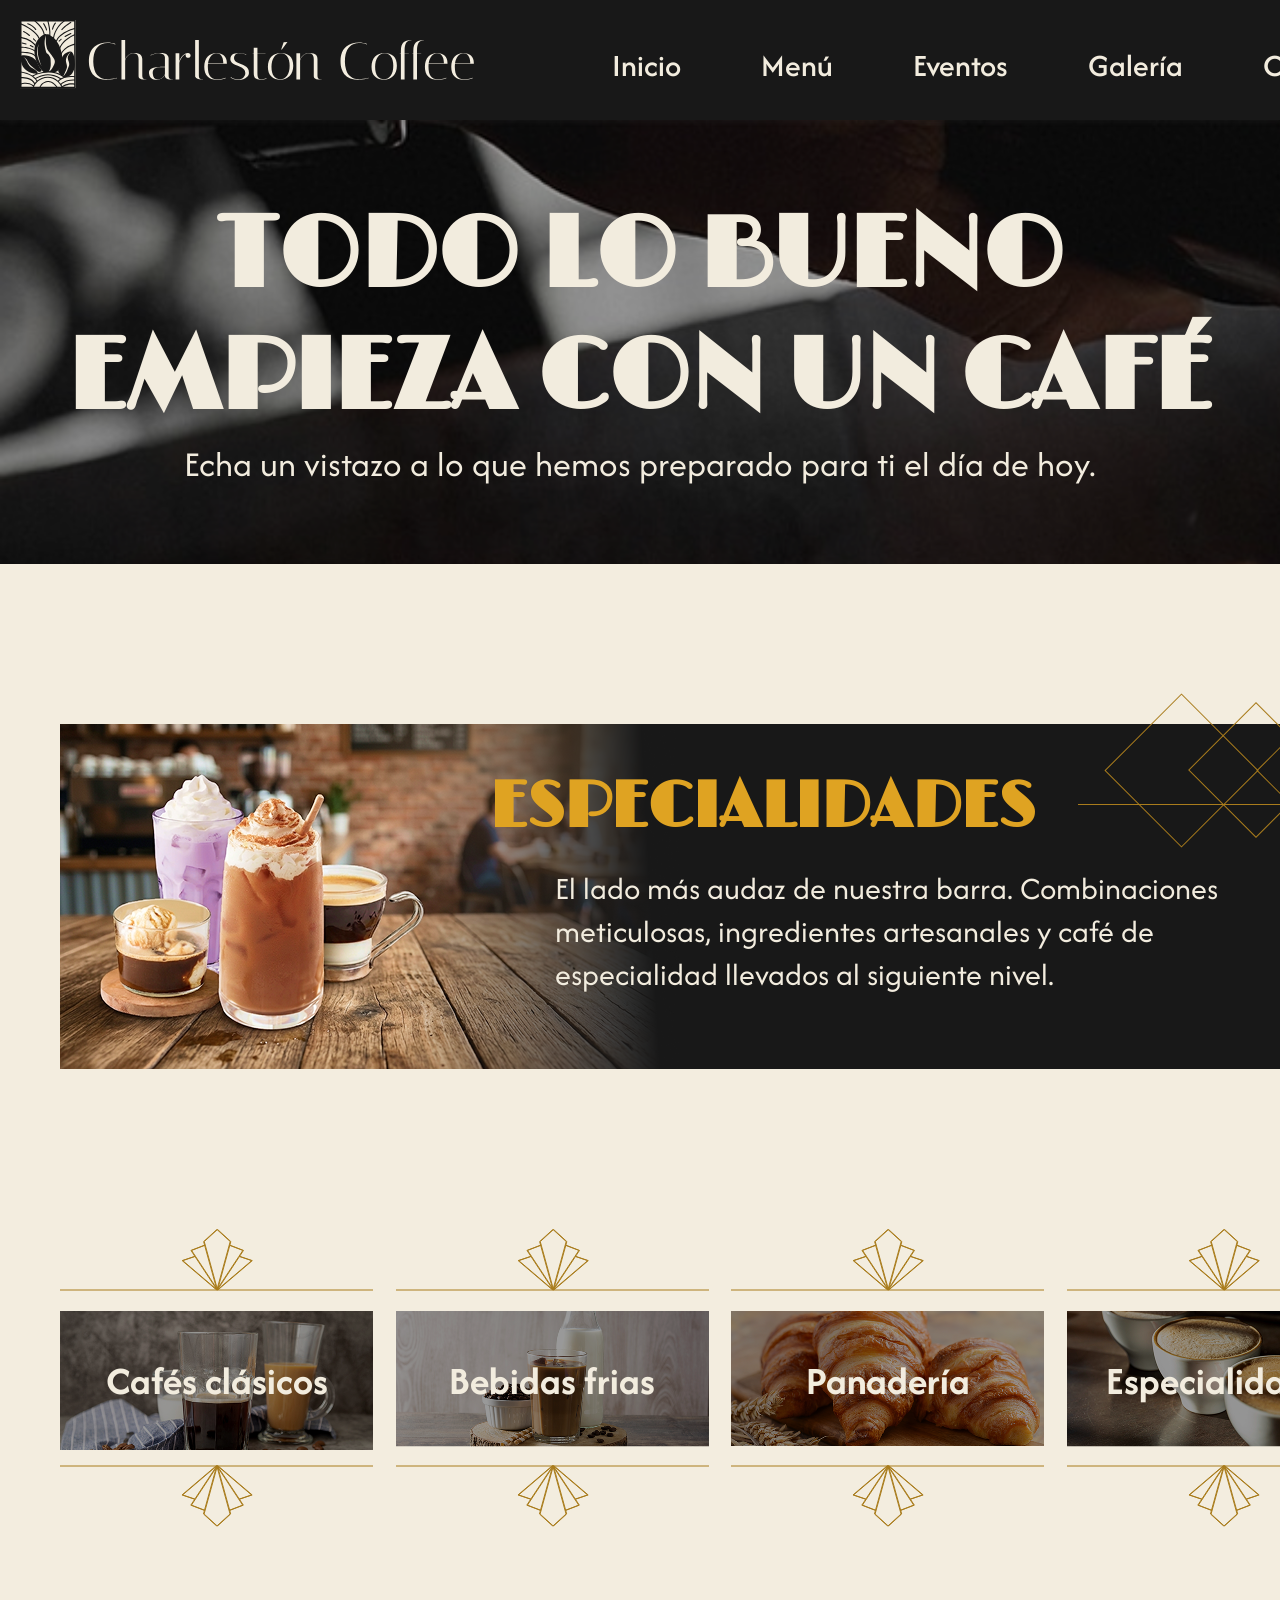
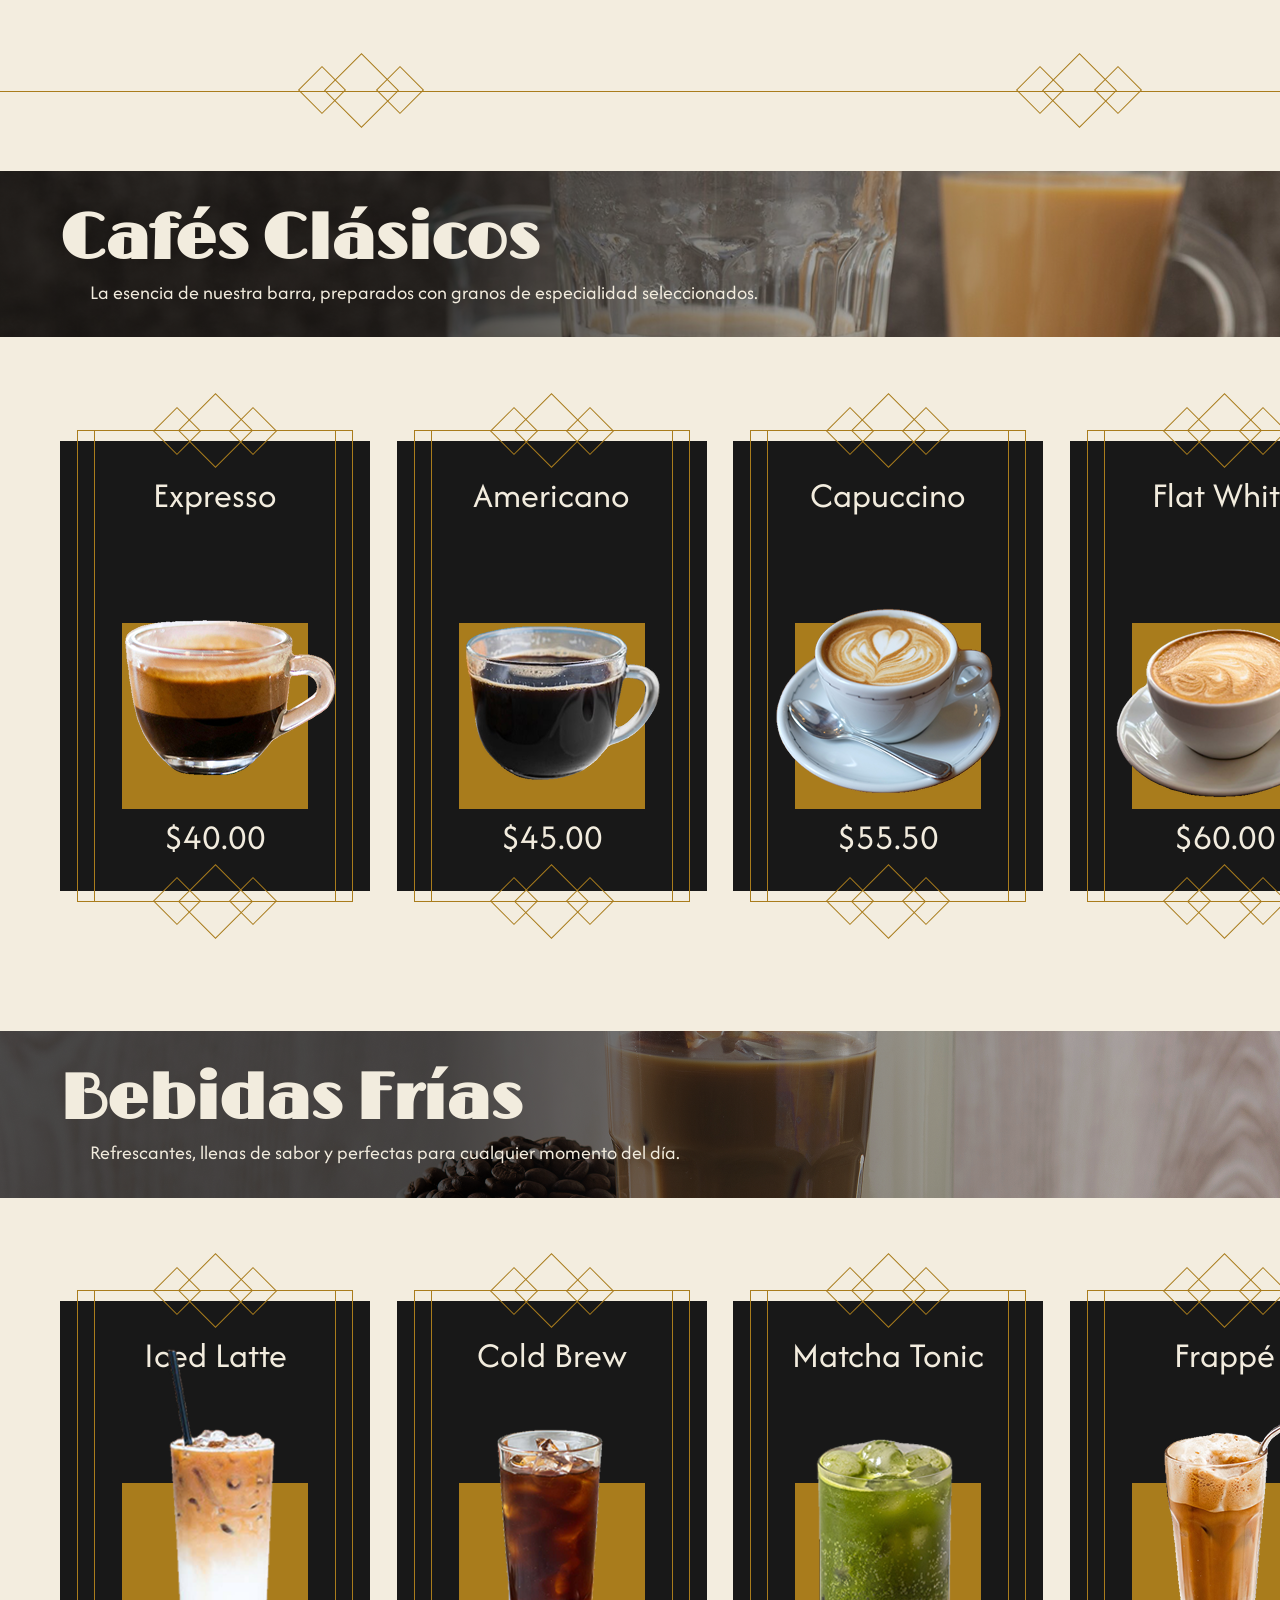
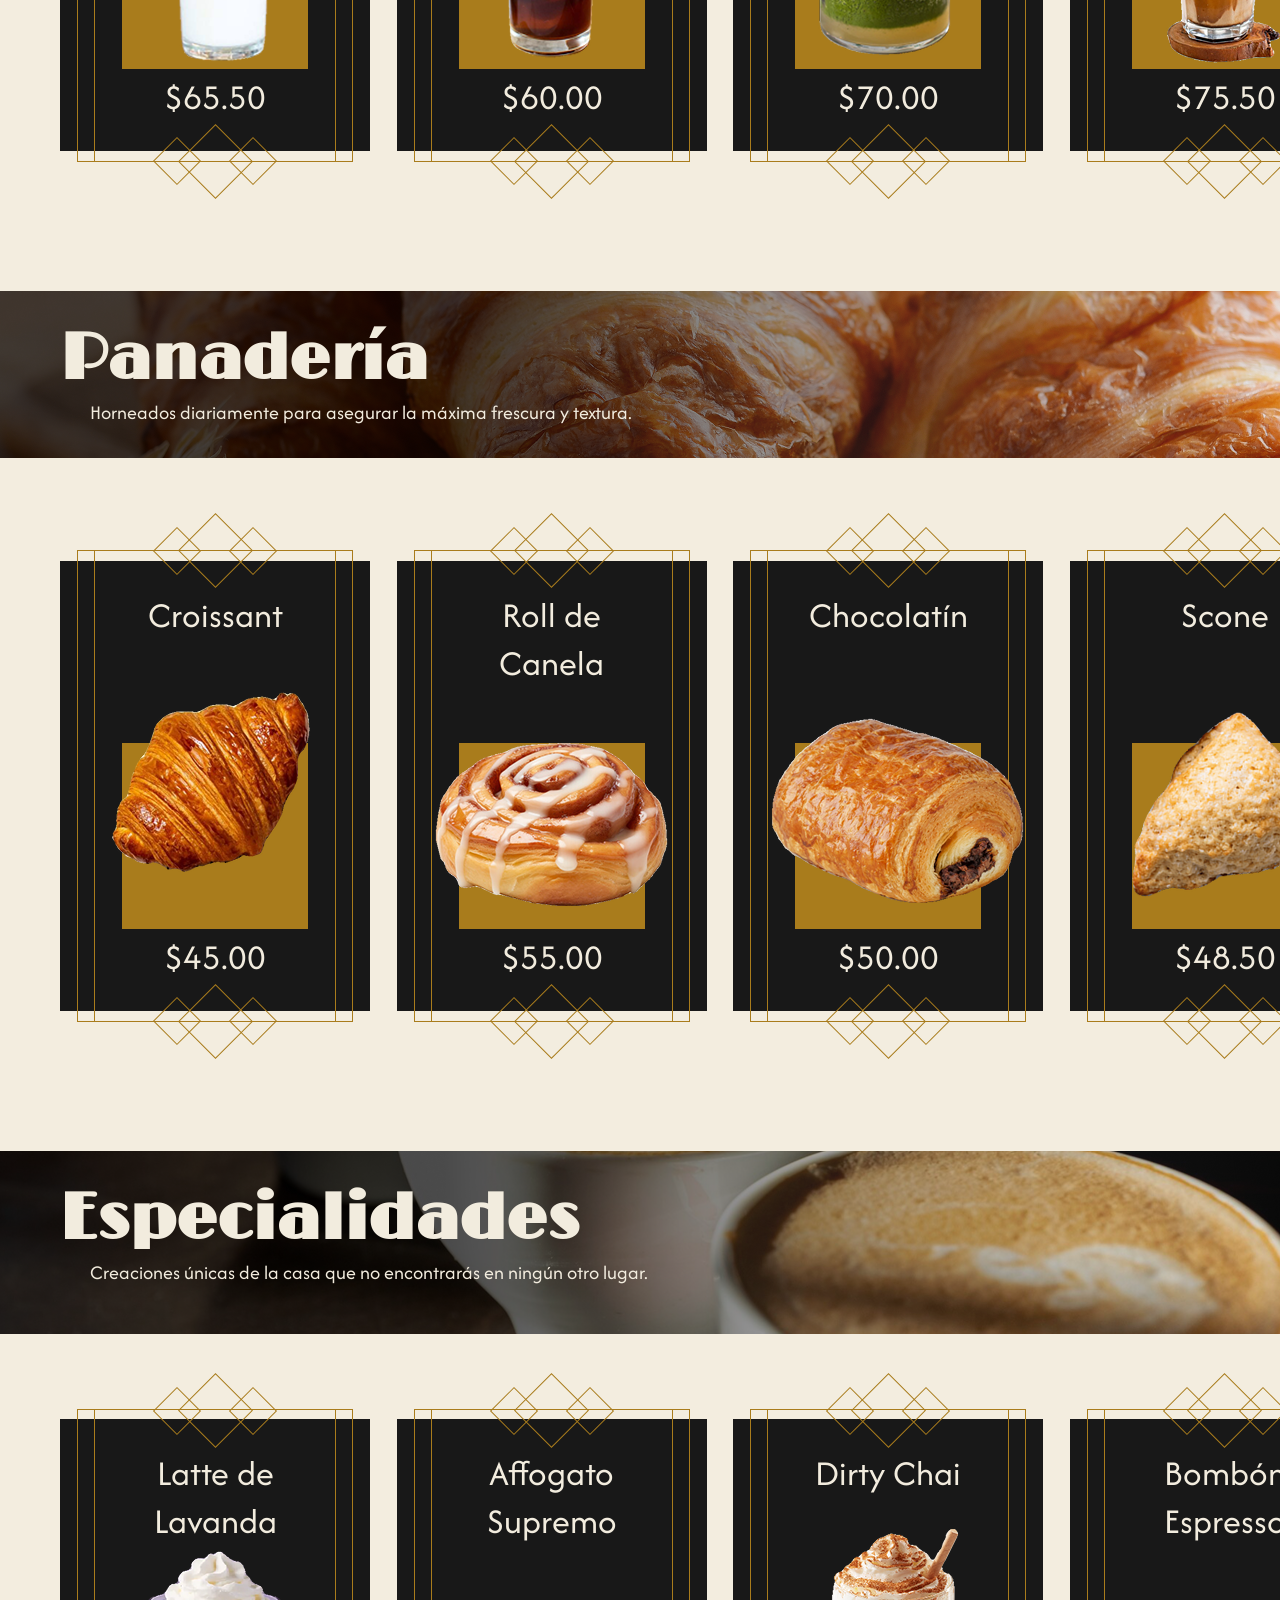
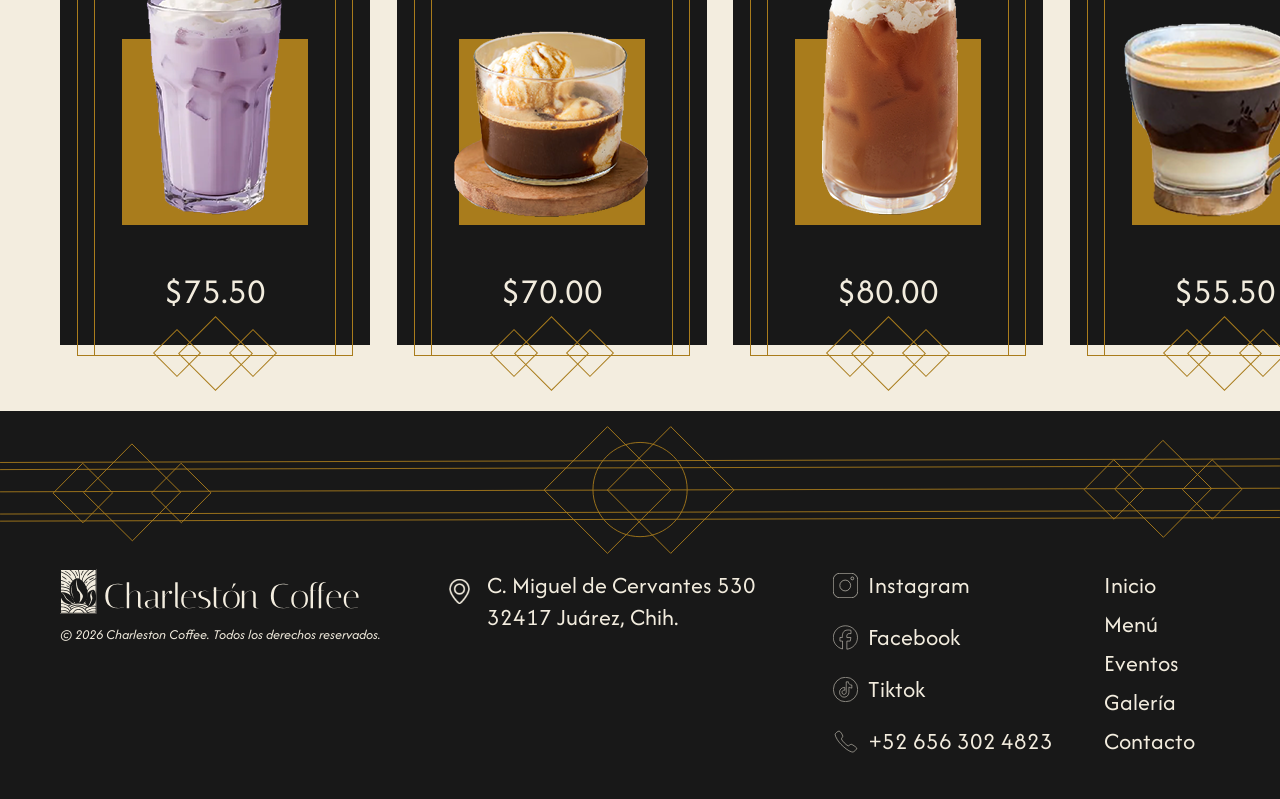
<file: menu.html>
<!DOCTYPE html>
<html lang="en">

<head>
    <meta charset="UTF-8">
    <meta name="viewport" content="width=device-width, initial-scale=1.0">
    <title>Charlestón Coffee</title>
    <link rel="icon" type="image/png" href="./IMG/header_footer/Icon.png">
    <link rel="stylesheet" href="./CSS/estilo-menu.css">
    <link rel="stylesheet" href="./CSS/header_footer.css">
    <link rel="preconnect" href="https://fonts.googleapis.com">
    <link rel="preconnect" href="https://fonts.gstatic.com" crossorigin>
    <link
        href="https://fonts.googleapis.com/css2?family=Afacad:ital,wght@0,400..700;1,400..700&family=Limelight&display=swap"
        rel="stylesheet">
</head>

<body>
    <header>
        <nav>
            <div class="logo"><a href="header_footer.html"><img src="./IMG/header_footer/logo.svg" alt="Logo"></a></div>
            <div class="links">
                <a href="index.html">Inicio</a>
                <a href="menu.html">Menú</a>
                <a href="eventos.html">Eventos</a>
                <a href="galeria.html">Galería</a>
                <a href="contacto.html">Contacto</a>
            </div>
        </nav>
    </header>

    <div class="espectacular">

        <div class="elementos_espectacular">
            <h1>TODO LO BUENO EMPIEZA CON UN CAFÉ</h1>
            <p>Echa un vistazo a lo que hemos preparado para ti el día de hoy.</p>
        </div>

    </div>

    <section class="cuerpo">
        <div class="anuncio">
            <div class="anuncio_columnas">
                <img src="./IMG/menu/bebidas_especialidades.png" alt="bebidas_especialidades">
            </div>
            <div class="anuncio_columnas">
                <h2>ESPECIALIDADES</h2>
                <p>El lado más audaz de nuestra barra. Combinaciones meticulosas, ingredientes artesanales y café de
                    especialidad llevados al siguiente nivel.</p>
            </div>
            <div class="decor_anuncio">
                <div class="decor_anuncio_linea"></div>
                <div class="decor_anuncio_cuadrado1"></div>
                <div class="decor_anuncio_cuadrado2"></div>
                <div class="decor_anuncio_cuadrado3"></div>
            </div>
        </div>


        <div class="categorias_menu">
            <div class="categoria">
                <div class="categoria_filas">
                    <img src="./IMG/menu/decor_top_categorias.svg" alt="decor_top_categorias">
                </div>
                <div class="categoria_filas">
                    <div class="categoria_filas_contenido">
                        <img src="./IMG/menu/cafes_clasicos.png" alt="cafes_clasicos">
                    </div>
                    <div class="categoria_filas_contenido">
                        <a href="#cafes">Cafés clásicos</a>
                    </div>
                </div>
                <div class="categoria_filas">
                    <img src="./IMG/menu/decor_btm_categorias.svg" alt="decor_btm_categorias">
                </div>
            </div>

            <div class="categoria">
                <div class="categoria_filas">
                    <img src="./IMG/menu/decor_top_categorias.svg" alt="decor_top_categorias">
                </div>
                <div class="categoria_filas">
                    <div class="categoria_filas_contenido">
                        <img src="./IMG/menu/bebidas_frias.png" alt="bebidas_frias">
                    </div>
                    <div class="categoria_filas_contenido">
                        <a href="#bebidas">Bebidas frias</a>
                    </div>
                </div>
                <div class="categoria_filas">
                    <img src="./IMG/menu/decor_btm_categorias.svg" alt="decor_btm_categorias">
                </div>
            </div>
            <div class="categoria">
                <div class="categoria_filas">
                    <img src="./IMG/menu/decor_top_categorias.svg" alt="decor_top_categorias">
                </div>
                <div class="categoria_filas">
                    <div class="categoria_filas_contenido">
                        <img src="./IMG/menu/panaderia.png" alt="panaderia">
                    </div>
                    <div class="categoria_filas_contenido">
                        <a href="#panaderia">Panadería</a>
                    </div>
                </div>
                <div class="categoria_filas">
                    <img src="./IMG/menu/decor_btm_categorias.svg" alt="decor_btm_categorias">
                </div>
            </div>
            <div class="categoria">
                <div class="categoria_filas">
                    <img src="./IMG/menu/decor_top_categorias.svg" alt="decor_top_categorias">
                </div>
                <div class="categoria_filas">
                    <div class="categoria_filas_contenido">
                        <img src="./IMG/menu/especialidades.png" alt="especialidades">
                    </div>
                    <div class="categoria_filas_contenido">
                        <a href="#especialidades">Especialidades</a>
                    </div>
                </div>
                <div class="categoria_filas">
                    <img src="./IMG/menu/decor_btm_categorias.svg" alt="decor_btm_categorias">
                </div>
            </div>
        </div>
        <div class="decor_divider">
            <div class="decor_divider_linea"></div>
            <div class="decor_divider_group1">
                <div class="decor_divider_cuadrado1"></div>
                <div class="decor_divider_cuadrado2"></div>
                <div class="decor_divider_cuadrado3"></div>
            </div>
            <div class="decor_divider_group2">
                <div class="decor_divider_cuadrado1"></div>
                <div class="decor_divider_cuadrado2"></div>
                <div class="decor_divider_cuadrado3"></div>
            </div>
        </div>
        <!-- Inicio -->
        <div class="banner-categoria" id="cafes">
            <div class="banner_imagen">
                <img src="./IMG/menu/banner_cafe.png" alt="banner_cafe">
            </div>
            <div class="enunciado">
                <h2>Cafés Clásicos</h2>
                <p>La esencia de nuestra barra, preparados con granos de especialidad seleccionados.</p>
            </div>
        </div>

        <div class="items-menu">
            <div class="item">
                <div class="fondo">
                    <div class="nombre-item">Expresso</div>
                    <div class="precio-item">40.00</div>
                </div>
                <div class="cuadrado"></div>
                <div class="linea1"></div>
                <div class="linea2"></div>
                <div class="cuadrado1"></div>
                <div class="cuadrado2"></div>
                <div class="cuadrado3"></div>
                <div class="cuadrado4"></div>
                <div class="cuadrado5"></div>
                <div class="cuadrado6"></div>
                <div class="items-menu-img"><img src="./IMG/menu/expresso.png" alt="expresso"></div>
            </div>
            <div class="item">
                <div class="fondo">
                    <div class="nombre-item">Americano</div>
                    <div class="precio-item">45.00</div>
                </div>
                <div class="cuadrado"></div>
                <div class="linea1"></div>
                <div class="linea2"></div>
                <div class="cuadrado1"></div>
                <div class="cuadrado2"></div>
                <div class="cuadrado3"></div>
                <div class="cuadrado4"></div>
                <div class="cuadrado5"></div>
                <div class="cuadrado6"></div>
                <div class="items-menu-img"><img src="./IMG/menu/americano.png" alt="americano"></div>
            </div>
            <div class="item">
                <div class="fondo">
                    <div class="nombre-item">Capuccino</div>
                    <div class="precio-item">55.50</div>
                </div>
                <div class="cuadrado"></div>
                <div class="linea1"></div>
                <div class="linea2"></div>
                <div class="cuadrado1"></div>
                <div class="cuadrado2"></div>
                <div class="cuadrado3"></div>
                <div class="cuadrado4"></div>
                <div class="cuadrado5"></div>
                <div class="cuadrado6"></div>
                <div class="items-menu-img"><img src="./IMG/menu/capuccino.png" alt="capuccino"></div>
            </div>
            <div class="item">
                <div class="fondo">
                    <div class="nombre-item">Flat White</div>
                    <div class="precio-item">60.00</div>
                </div>
                <div class="cuadrado"></div>
                <div class="linea1"></div>
                <div class="linea2"></div>
                <div class="cuadrado1"></div>
                <div class="cuadrado2"></div>
                <div class="cuadrado3"></div>
                <div class="cuadrado4"></div>
                <div class="cuadrado5"></div>
                <div class="cuadrado6"></div>
                <div class="items-menu-img"><img src="./IMG/menu/flat_white.png" alt="flat_white"></div>
            </div>
        </div>
        <!-- Fin-->
        <!-- Inicio -->
        <div class="banner-categoria" id="bebidas">
            <div class="banner_imagen">
                <img src="./IMG/menu/banner_bebidas.png" alt="banner_bebidas">
            </div>
            <div class="enunciado">
                <h2>Bebidas Frías</h2>
                <p>Refrescantes, llenas de sabor y perfectas para cualquier momento del día.</p>
            </div>
        </div>

        <div class="items-menu">
            <div class="item">
                <div class="fondo">
                    <div class="nombre-item">Iced Latte</div>
                    <div class="precio-item">65.50</div>
                </div>
                <div class="cuadrado"></div>
                <div class="linea1"></div>
                <div class="linea2"></div>
                <div class="cuadrado1"></div>
                <div class="cuadrado2"></div>
                <div class="cuadrado3"></div>
                <div class="cuadrado4"></div>
                <div class="cuadrado5"></div>
                <div class="cuadrado6"></div>
                <div class="items-menu-img"><img src="./IMG/menu/iced_latte.png" alt="iced_latte"></div>
            </div>
            <div class="item">
                <div class="fondo">
                    <div class="nombre-item">Cold Brew</div>
                    <div class="precio-item">60.00</div>
                </div>
                <div class="cuadrado"></div>
                <div class="linea1"></div>
                <div class="linea2"></div>
                <div class="cuadrado1"></div>
                <div class="cuadrado2"></div>
                <div class="cuadrado3"></div>
                <div class="cuadrado4"></div>
                <div class="cuadrado5"></div>
                <div class="cuadrado6"></div>
                <div class="items-menu-img"><img src="./IMG/menu/cold_brew.png" alt="cold_brew"></div>
            </div>
            <div class="item">
                <div class="fondo">
                    <div class="nombre-item">Matcha Tonic</div>
                    <div class="precio-item">70.00</div>
                </div>
                <div class="cuadrado"></div>
                <div class="linea1"></div>
                <div class="linea2"></div>
                <div class="cuadrado1"></div>
                <div class="cuadrado2"></div>
                <div class="cuadrado3"></div>
                <div class="cuadrado4"></div>
                <div class="cuadrado5"></div>
                <div class="cuadrado6"></div>
                <div class="items-menu-img"><img src="./IMG/menu/matcha_tonic.png" alt="matcha_tonic"></div>
            </div>
            <div class="item">
                <div class="fondo">
                    <div class="nombre-item">Frappé</div>
                    <div class="precio-item">75.50</div>
                </div>
                <div class="cuadrado"></div>
                <div class="linea1"></div>
                <div class="linea2"></div>
                <div class="cuadrado1"></div>
                <div class="cuadrado2"></div>
                <div class="cuadrado3"></div>
                <div class="cuadrado4"></div>
                <div class="cuadrado5"></div>
                <div class="cuadrado6"></div>
                <div class="items-menu-img"><img src="./IMG/menu/frappe.png" alt="frappe"></div>
            </div>
        </div>
        <!-- Fin-->
        <!-- Inicio -->
        <div class="banner-categoria" id="panaderia">
            <div class="banner_imagen">
                <img src="./IMG/menu/banner_panaderia.png" alt="banner_panaderia">
            </div>
            <div class="enunciado">
                <h2>Panadería</h2>
                <p>Horneados diariamente para asegurar la máxima frescura y textura.</p>
            </div>
        </div>

        <div class="items-menu">
            <div class="item">
                <div class="fondo">
                    <div class="nombre-item">Croissant</div>
                    <div class="precio-item">45.00</div>
                </div>
                <div class="cuadrado"></div>
                <div class="linea1"></div>
                <div class="linea2"></div>
                <div class="cuadrado1"></div>
                <div class="cuadrado2"></div>
                <div class="cuadrado3"></div>
                <div class="cuadrado4"></div>
                <div class="cuadrado5"></div>
                <div class="cuadrado6"></div>
                <div class="items-menu-img"><img src="./IMG/menu/croissant.png" alt="croissant"></div>
            </div>
            <div class="item">
                <div class="fondo">
                    <div class="nombre-item">Roll de Canela</div>
                    <div class="precio-item">55.00</div>
                </div>
                <div class="cuadrado"></div>
                <div class="linea1"></div>
                <div class="linea2"></div>
                <div class="cuadrado1"></div>
                <div class="cuadrado2"></div>
                <div class="cuadrado3"></div>
                <div class="cuadrado4"></div>
                <div class="cuadrado5"></div>
                <div class="cuadrado6"></div>
                <div class="items-menu-img"><img src="./IMG/menu/roll_de_canela.png" alt="roll_de_canela"></div>
            </div>
            <div class="item">
                <div class="fondo">
                    <div class="nombre-item">Chocolatín</div>
                    <div class="precio-item">50.00</div>
                </div>
                <div class="cuadrado"></div>
                <div class="linea1"></div>
                <div class="linea2"></div>
                <div class="cuadrado1"></div>
                <div class="cuadrado2"></div>
                <div class="cuadrado3"></div>
                <div class="cuadrado4"></div>
                <div class="cuadrado5"></div>
                <div class="cuadrado6"></div>
                <div class="items-menu-img"><img src="./IMG/menu/chocolatin.png" alt="chocolatin"></div>
            </div>
            <div class="item">
                <div class="fondo">
                    <div class="nombre-item">Scone</div>
                    <div class="precio-item">48.50</div>
                </div>
                <div class="cuadrado"></div>
                <div class="linea1"></div>
                <div class="linea2"></div>
                <div class="cuadrado1"></div>
                <div class="cuadrado2"></div>
                <div class="cuadrado3"></div>
                <div class="cuadrado4"></div>
                <div class="cuadrado5"></div>
                <div class="cuadrado6"></div>
                <div class="items-menu-img"><img src="./IMG/menu/scone.png" alt="scone"></div>
            </div>
        </div>
        <!-- Fin-->
        <!-- Inicio -->
        <div class="banner-categoria" id="especialidades">
            <div class="banner_imagen">
                <img src="./IMG/menu/banner_especialidades.png" alt="banner_especialidades">
            </div>
            <div class="enunciado">
                <h2>Especialidades</h2>
                <p>Creaciones únicas de la casa que no encontrarás en ningún otro lugar.</p>
            </div>
        </div>

        <div class="items-menu">
            <div class="item">
                <div class="fondo">
                    <div class="nombre-item">Latte de Lavanda</div>
                    <div class="precio-item">75.50</div>
                </div>
                <div class="cuadrado"></div>
                <div class="linea1"></div>
                <div class="linea2"></div>
                <div class="cuadrado1"></div>
                <div class="cuadrado2"></div>
                <div class="cuadrado3"></div>
                <div class="cuadrado4"></div>
                <div class="cuadrado5"></div>
                <div class="cuadrado6"></div>
                <div class="items-menu-img"><img src="./IMG/menu/lavanda.png" alt="lavanda"></div>
            </div>
            <div class="item">
                <div class="fondo">
                    <div class="nombre-item">Affogato Supremo</div>
                    <div class="precio-item">70.00</div>
                </div>
                <div class="cuadrado"></div>
                <div class="linea1"></div>
                <div class="linea2"></div>
                <div class="cuadrado1"></div>
                <div class="cuadrado2"></div>
                <div class="cuadrado3"></div>
                <div class="cuadrado4"></div>
                <div class="cuadrado5"></div>
                <div class="cuadrado6"></div>
                <div class="items-menu-img"><img src="./IMG/menu/affogato.png" alt="affogato"></div>
            </div>
            <div class="item">
                <div class="fondo">
                    <div class="nombre-item">Dirty Chai</div>
                    <div class="precio-item">80.00</div>
                </div>
                <div class="cuadrado"></div>
                <div class="linea1"></div>
                <div class="linea2"></div>
                <div class="cuadrado1"></div>
                <div class="cuadrado2"></div>
                <div class="cuadrado3"></div>
                <div class="cuadrado4"></div>
                <div class="cuadrado5"></div>
                <div class="cuadrado6"></div>
                <div class="items-menu-img"><img src="./IMG/menu/dirty-chai.png" alt="dirty-chai"></div>
            </div>
            <div class="item">
                <div class="fondo">
                    <div class="nombre-item">Bombón Espresso</div>
                    <div class="precio-item">55.50</div>
                </div>
                <div class="cuadrado"></div>
                <div class="linea1"></div>
                <div class="linea2"></div>
                <div class="cuadrado1"></div>
                <div class="cuadrado2"></div>
                <div class="cuadrado3"></div>
                <div class="cuadrado4"></div>
                <div class="cuadrado5"></div>
                <div class="cuadrado6"></div>
                <div class="items-menu-img"><img src="./IMG/menu/bombon_expresso.png" alt="bombon_expresso"></div>
            </div>
        </div>
    </section>

    <!-- Fin-->
    <footer>
        <img src="./IMG/header_footer/decor_footer.svg" alt="decor_footer" class="decor-footer">
        <div class="footer-info">
            <div class="columnas">
                <div class="derechos">
                    <div class="elementos">
                        <a href="./index.html"><img src="./IMG/header_footer/logo.svg" alt="Logo"
                                class="logo-footer"></a>
                    </div>
                    <small class="elementos">© 2026 Charleston Coffee. Todos los derechos reservados.</small>
                </div>

            </div>
            <div class="columnas">
                <div class="location">
                    <img src="./IMG/header_footer/location.svg" alt="location" class=" redes elementos">
                    <p class="elementos">C. Miguel de Cervantes 530<br>32417 Juárez, Chih.</p>
                </div>

            </div>
            <div class="columnas">
                <div class="redes">
                    <div class="elementos red-social">
                        <a href="https://www.instagram.com/" target="_blank">
                            <img src="./IMG/header_footer/instagram.svg" alt="Instagram">
                            <p>Instagram</p>
                        </a>
                    </div>
                    <div class="elementos red-social">
                        <a href="https://www.facebook.com/" target="_blank">
                            <img src="./IMG/header_footer/facebook.svg" alt="Facebook">
                            <p>Facebook</p>
                        </a>
                    </div>
                    <div class="elementos red-social">
                        <a href="https://www.tiktok.com/" target="_blank">
                            <img src="./IMG/header_footer/tiktok.svg" alt="Tiktok">
                            <p>Tiktok</p>
                        </a>
                    </div>
                    <div class="elementos red-social">
                        <img src="./IMG/header_footer/telefono.svg" alt="Telefono">
                        <p>+52 656 302 4823</p>
                    </div>
                </div>
            </div>
            <div class="columnas">
                <div class="enlaces">
                    <a href="index.html" class="elementos enlace">Inicio</a>
                    <a href="menu.html" class="elementos enlace">Menú</a>
                    <a href="eventos.html" class="elementos enlace">Eventos</a>
                    <a href="galeria.html" class="elementos enlace">Galería</a>
                    <a href="contacto.html" class="elementos enlace">Contacto</a>
                </div>

            </div>
        </div>
    </footer>
</body>

</html>
</file>
<file: CSS/index.css>
* {
	font-family: "Afacad";
	font-size: 16px;
	color: var(--blanco);
	margin: 0;
	padding: 0;
	box-sizing: border-box;
}

.cuerpo {
	width: 1440px;
	height: auto;
	margin: 0 auto;
	background-color: var(--blanco);
}

.div_cafe {
	display: flex;
	width: 100%;
	height: 444px;
	position: relative;
	background: linear-gradient(to bottom, rgb(0 0 0 / .7), rgb(0 0 0 / .7)), url(../IMG/index/bannerIndex.png);
	background-size: cover;
	background-position: center;
	align-items: center;
	justify-content: center;
}

.div_cafe_img {
	position: relative;
	display: inline-block;
}

.div_cafe_img img {
	display: block;
	position: absolute;
	top: 0;
	margin-top: 80px;
	left: 38%;
	width: 350px;
	max-width: 100%;
	height: auto;
	z-index: 0;
	animation: frijoldivino 3s ease-in-out infinite; 
}

@keyframes frijoldivino {
	0% {
		transform: translateY(0px);
	}

	50% {
		transform: translateY(-30px);
	}

	100% {
		transform: translateY(0px);
	}
}

.div_cafe_img h1 {
	font-size: 230px;
	font-weight: 100;
	line-height: .8;
	text-align: center;
	color: #F2ECDE;
	width: 1280px;
	display: flex;
	flex-direction: column;
	justify-content: center;
	align-items: center;
	margin-top: 40px;
}

/*MAQUIATOO*/

.contenedor {
	margin-top: 50px;
	display: flex;
	width: 100%;
	height: 704px;
	position: relative;
	background: url(../IMG/index/marco4.png);
	background-size: center;
	background-position: center;
	background-size: 100% 100%;
	align-items: center;
	justify-content: center;
	flex-direction: row;
	gap: 20px;
}

.contenedor_imagen {
	flex: 1;
	height: 100%;
}

.contenedor_interior_imagen {
	display: flex;
	align-items: center;
	justify-content: center;
	width: 80%;
	height: 70%;
	margin-top: 100px;
	margin-left: 50px;
	background: url(../IMG/index/macchiatofondo.png);
	background-size: cover;
	background-position: center;
	position: relative;
	display: inline-block;

}

.contenedor_interior_imagen img {
	display: block;
	position: absolute;
	left: 110px;
	bottom: 20px;
	width: 350px;
	max-width: 100%;
	z-index: 0;
	animation: none;
}

.contenedor_interior_imagen img:hover {
	animation: pulso 1s ease-in-out infinite;
}

@keyframes pulso {
	0% {
		transform: scale(1);
	}

	50% {
		transform: scale(1.05);
	}

	100% {
		transform: scale(1);
	}
}

.contenedor_texto {
	flex: 1;
	display: flex;
	flex-direction: column;
	align-items: center;
	justify-content: center;
	height: 100%;
}


.contenedor_texto h2 {
	font-family: "Afacad";
	margin-left: 40px;
	margin-right: 0;
	margin-bottom: 0;
	font-size: 70px;
	line-height: .8;
	font-weight: bolder;
	padding: 0 100px;
	color: #181818;
}

.contenedor_texto p {
	margin-top: 15px;
	margin-right: 160px;
	display: inline-block;
	font-family: "Afacad";
	font-size: 40px;
	font-weight: 500;
	color: #181818;

}

.contenedor_texto button {
	background-color: #1F3671;
	margin-top: 10px;
	margin-right: 150px;
	font-family: "Afacad";
	height: 70px;
	width: 280px;
	align-items: center;
	font-weight: bolder;
	font-size: 30px;
	cursor: pointer;
	transition: background-color 0.3s, transform 0.2s;
}

.contenedor_texto button:hover {
	background-color: #2a4d9e;
	transform: scale(1.05);
}

/*MENU*/
.categorias_menu {
	width: 100%;
	height: 302px;
	padding: 0 60px;
	margin: 160px 0px;
	display: flex;
	justify-content: space-between;
}

.categoria_filas {
	display: block;
}

.categoria_filas:nth-child(2) {
	margin: 15px 0;
	position: relative;
	height: 139px;
}

.categoria_filas_contenido {
	position: absolute;
	top: 0;
	left: 0;
	bottom: 0;
	right: 0;
	margin: auto;
}

.categoria_filas_contenido:last-child {
	display: flex;
	flex-direction: column;
	justify-content: center;
	align-items: center;
}

.categoria_filas_contenido a {
	font-size: 40px;
	font-weight: bold;
	padding: 60px 30px;
	filter: drop-shadow(0px 2px 1px #39393900);
	transition: 0.3s;
}

.categoria_filas:hover .categoria_filas_contenido a {
	filter: drop-shadow(0px 2px 1px #393939b6);
}

.categoria_filas_contenido img {
	filter: brightness(0.6);
	transition: 0.3s;
}

.categoria_filas:hover .categoria_filas_contenido img {
	filter: brightness(1);

}

/*VENTAJAS*/
.ventajas_col_1 {
	position: relative;
	display: inline-block;
	background: radial-gradient(circle at right,
			rgba(0, 0, 0, 0.9),
			transparent 70%), url(../IMG/index/banner2.png);
	background-size: cover;
	background-position: center;
	width: 100%;
	height: 200px;
}

.ventajas_col_1 img {
	display: block;
	position: absolute;
	width: 99%;
	max-width: 100%;
	height: 90%;
	margin-top: 10px;
	margin-right: 20px;
	margin-left: 10px;
	z-index: 0;
	animation: none;

}

.ventajas_col_1 h3,
p {
	text-align: right;
	font-family: "Afacad";
}

.ventajas_col_1 h3 {
	margin-top: 30px;
	margin-right: 90px;
	font-size: 40px;
	font-weight: bolder;
}

.ventajas_col_1 p {
	font-size: 20px;
	margin: 0;
	margin-right: 120px;
	line-height: 1.4;
	font-weight: 100;
}

.ventajas_col_2 {
	background: radial-gradient(circle at left,
			rgba(0, 0, 0, 0.9),
			transparent 70%), url(../IMG/index/banner3.png);
	background-size: cover;
	background-position: center;
	width: 100%;
	height: 200px;
	margin-top: 30px;
	border: 1px solid;
}

.ventajas_col_2 h3 {
	text-align: left;
	font-family: "Afacad";
	margin-top: 50px;
	margin-left: 90px;
	font-size: 40px;
	font-weight: bolder;

}

.ventajas_col_2 p {
	text-align: left;
	font-size: 20px;
	line-height: 1.4;
	font-weight: 100;
	font-family: "Afacad";
	margin-left: 90px;
}

.ventajas_col_3 {
	margin-top: 30px;
	border: 1px solid;

	position: relative;
	display: inline-block;
	background: radial-gradient(circle at right,
			rgba(0, 0, 0, 0.9),
			transparent 70%), url(../IMG/index/banner4.png);
	background-size: cover;
	background-position: center;
	width: 100%;
	height: 200px;
}

.ventajas_col_3 img {
	display: block;
	position: absolute;
	width: 99%;
	max-width: 100%;
	height: 90%;
	margin-top: 10px;
	margin-right: 20px;
	margin-left: 10px;
	z-index: 0;
	animation: none;

}

.ventajas_col_3 h3,
p {
	text-align: right;
	font-family: "Afacad";
}

.ventajas_col_3 h3 {
	margin-top: 30px;
	margin-right: 170px;
	font-size: 40px;
	font-weight: bolder;
}

.ventajas_col_3 p {
	font-size: 20px;
	margin: 0;
	margin-right: 70px;
	line-height: 1.4;
	font-weight: 100;
}

/*UBICACIÓN*/
.ubicacion {
	position: relative;
	width: 100%;
	height: 782px;
	background-color: var(--blanco);
	display: grid;
	grid-template-columns: 1fr 1.6fr 1fr;
	margin-top: 80px;
}

.ubicacion_marco {
	position: absolute;
	inset: 0;
	width: 100%;
	height: 100%;
	background-image: url('../IMG/index/marco5.png');
	background-size: 100% 100%;
	background-repeat: no-repeat;
	pointer-events: none;
	z-index: 5;
}

.ubicacion_col {
	display: flex;
	flex-direction: column;
	justify-content: center;
}

.ubicacion_col--izquierda {
	padding: 60px 52px;
}

.ubicacion_col--izquierda h2 {
	font-size: 56px;
	line-height: 1.0;
	color: var(--negro);
	margin-bottom: 28px;
	font-family: "Afacad";
}

.ubicacion_col--izquierda address {
	font-style: normal;
	font-size: 20px;
	line-height: 1.7;
	color: var(--negro);
}

.ubicacion_col--mapa {
	overflow: hidden;
}

.ubicacion_col--mapa iframe {
	width: 100%;
	height: 90%;
	border: none;
	display: block;
}

.ubicacion_col--horarios {
	padding: 60px 52px;
}

.ubicacion_col--horarios h2 {
	font-size: 56px;
	line-height: 1.0;
	color: var(--negro);
	margin-bottom: 28px;
	font-family: "Afacad";
}

.ubicacion_horario {
	font-size: 20px;
	line-height: 1.8;
	color: var(--negro);
}
</file>
<file: CSS/header_footer.css>
html{
    scroll-behavior: smooth;
}

:root {
    --negro: #181818;
    --blanco: #F2ECDE;
    --dorado: #A97C1C;
    --doradoclaro: #DFA322;
}

body{
    overflow-x: hidden;
    background-color: #f3eddf;
}

a {
    text-decoration: none;
}

h1,
h2,
h3,
h4,
h5 {
    font-family: "Limelight";
}

header {
    background-color: #181818;
    width: 100%;
    position: sticky;
    box-shadow: 0px 2px 5px #39393937;
    z-index: 10;
    top: 0;
}

nav {
    margin: 0 auto;
    background-color: var(--negro);
    padding: 20px;
    height: 120px;
    width: 1440px;
    overflow: hidden;
}

.links {
    display: flex;
    align-items: center;
    justify-content: right;
    height: 90px;
}

.links a {
    color: var(--blanco);
    font-size: 32px;
    font-weight: 500;
    text-align: center;
    padding: 40px;
    position: relative;
    z-index: 3;
}

.links a::before {
    content: '';
    position: absolute;
    top: 0;
    left: 0;
    right: 0;
    bottom: 0;
    background: radial-gradient(circle at bottom, rgba(169, 124, 28, 1) 0%, rgba(169, 124, 28, 0) 70%);
    opacity: 0;
    transition: opacity 0.3s;
    z-index: -1;
}

.links a:hover::before {
    opacity: 1;
}

.logo a img {
    height: 73px;
    float: left;
    display: block;
    margin-right: 5px;
}

footer {
    height: auto;
    background-color: var(--negro);
    padding: 0;
    margin: 0;
}

.footer-info {
    height: 240px;
    width: 100%;
    padding: 10px 60px;
    display: flex;
    justify-content: space-between;
}

.decor-footer {
    padding-top: 15px;
    width: 100%;
}

.columnas:first-child,
.columnas:nth-child(2) {
    width: 30%;
}

.columnas:nth-child(3) {
    width: 20%;
}

.columnas {
    height: 100%;
    width: 10%;
}

.columnas p,
.columnas small,
.columnas a,
.elementos p {
    color: var(--blanco);
    font-size: 24px;
}

.columnas small {
    font-style: italic;
    font-size: 14px;
}

.columnas a:hover {
    color: var(--dorado);
}

.derechos img,
.redes img,
.location img {
    height: auto;
}

.derechos img {
    height: 48px;
}

.redes img {
    height: 25px;
}

.elementos {
    display: block;
}

.red-social {
    display: flex;
    align-items: center;
    gap: 10px;
}

.red-social a {
    display: flex;
    align-items: center;
    gap: 10px;
    margin-bottom: 20px;
}
.red-social p:hover{
    color: var(--dorado);
}

.location {
    display: flex;
    align-items: flex-start;
    gap: 15px;
}

.location img {
    padding-top: 10px;
}

.enlace {
    margin-bottom: 7px;
}
</file>
<file: CSS/general.css>
*{
    color: #181818;
    font-family: "Afacad", sans-serif;
    font-size: 16px;
    margin: 0;
    padding: 0;
    box-sizing: border-box;
}
h1{
    font-family: "Limelight", sans-serif;
    font-size: 96px;
    font-weight: normal;
    color: #f3eddf;
    text-align: center;
}
h2{
    font-family: "Limelight", sans-serif;
    font-size: 48px;
    font-weight: normal;
    color: #3b2b0a;
    text-align: center;
}
h3{
    font-family: "Limelight", sans-serif;
    font-size: 32px;
    font-weight: normal;
    color: #3b2b0a;
    text-align: center;
}
h4{
    font-family: "Limelight", sans-serif;
    font-size: 24px;
    font-weight: normal;
    color: #f3eddf;
    text-align: center;
}
</file>
<file: CSS/contacto.css>
#hero {
    width: auto;
    height: 444px;
    background-color: #181818;
    position: relative;
    display: flex;
    justify-content: center;
    align-items: center;
    flex-direction: column;
}

#hero::before {
    content: "";
    position: absolute;
    top: 0;
    left: 0;
    width: 100%;
    height: 100%;

    background-image: url('../IMG/contacto/heroContacto.jpg');
    background-repeat: no-repeat;
    background-size: cover;
    background-attachment: fixed;
    background-position: 50% 100%;

    filter: brightness(0.3);
    z-index: 0;
    transition: .8s;
}

#hero:hover::before {
    filter: brightness(.6);
    transition: 3s;
}

#hero h1 {
    position: relative;
    z-index: 1;
}

#hero p {
    position: relative;
    z-index: 1;
    font-size: 32px;
    color: #f3eddf;
}

/*----------------------------------*/

/*CUERPO*/
#cuerpo {
    width: 1366px;
    height: auto;
    margin: 0 auto;
    position: relative;
}

.cuadro-decoA {
    width: 218px;
    height: 218px;
    border: solid 1px #A97C1C;
    position: absolute;
    z-index: -1;
    rotate: 45deg;
}

.cua1 {
    left: -109px;
    top: -109px;
}

.cua2 {
    right: calc(50% - 109px);
    top: -109px;
}

.cua3 {
    right: -109px;
    top: -109px;
}

.cua4 {
    left: -109px;
    bottom: -109px;
}

.cua5 {
    right: calc(50% - 109px);
    bottom: -109px;
}

.cua6 {
    right: -109px;
    bottom: -109px;
}

.cua41 {
    left: -109px;
    bottom: -109px;
}

.cua52 {
    right: -109px;
    bottom: -109px;
}

.cua63 {
    right: -109px;
    bottom: -109px;
}

.linea-decoH {
    border: solid 1px #A97C1C;
    height: 1px;
    width: 378px;
    position: absolute;
    z-index: -1;
    left: calc(50% - 190px);
    bottom: 0;
}

.cuadro-decoB {
    width: 155px;
    height: 155px;
    border: solid 1px #A97C1C;
    position: absolute;
    z-index: -1;
    rotate: 45deg;
}

.cuaB1 {
    left: -77.5px;
    top: 77px;
}

.cuaB2 {
    left: -77.5px;
    top: 77px;
}

.cuaB3 {
    right: -77.5px;
    top: 77px;
}

.cuaB4 {
    left: -77.5px;
    bottom: 77px;
}

.cuaB5 {
    left: -77.5px;
    bottom: 77px;
}

.cuaB6 {
    right: -77.5px;
    bottom: 77px;
}

.linea-decoV {
    border: solid 1px #A97C1C;
    height: 542px;
    width: 1px;
    position: absolute;
    z-index: -1;
    top: calc(50% - 271px);
}

.lin1 {
    left: 0;
}

.lin2 {
    right: 0;
}

/*INFORMACION*/
.informacion {
    height: 630px;
    display: flex;
}

.informacion-contenido {
    width: 683px;
    display: flex;
    align-items: center;
    padding-top: 90px;
    position: relative;
    flex-direction: column;
}

.informacion-contenido label {
    font-family: "Limelight", sans-serif;
    font-size: 24px;
    font-weight: normal;
    color: #3b2b0a;
    text-align: left;
    display: block;
    width: 295px;
    margin-top: 25px;
    margin-bottom: 4px;
    transition: .3s ease-in-out;
}

.informacion-contenido input,
.informacion-contenido select {
    width: 295px;
    height: 28px;
    background-color: #f3eddf;
    color: #A97C1C;
    padding-left: 6px;
    transition: .3s ease-in-out;

    outline: none;
    border: none;
    box-shadow: none;

    border-bottom: solid #3b2b0a 1px;
}

.informacion-contenido select {
    -webkit-appearance: none;
    -moz-appearance: none;
    appearance: none;

    background-image: url("../IMG/contacto/ampliar.png");
    background-repeat: no-repeat;
    background-position: right 8px center;
    background-size: 20px;
    padding-right: 32px;
}

select:invalid {
    color: #888888;
}

.informacion-contenido input:focus,
.informacion-contenido select:focus {
    outline: none;
    border-bottom: solid #A97C1C 1px;
}

.informacion-contenido label:has(+ input:focus),
.informacion-contenido label:has(+ select:focus) {
    color: #A97C1C;
}

.informacion-contenido input[type="submit"] {
    width: 295px;
    height: 45px;
    display: block;
    background-color: #181818;
    color: #f3eddf;
    font-family: "Limelight", sans-serif;
    font-size: 24px;
    font-weight: normal;
    margin-top: 30px;
    cursor: pointer;
    padding-left: 0px;
}

.informacion-contenido input[type="submit"]:hover {
    background-color: #1F3671;
    scale: 1.04;
}

.informacion-contenido h4 {
    margin-top: 25px;
    color: #3b2b0a;
}

.telefono{
    display: flex;
    align-items: center;
    justify-content: center;
    gap: 5px;
}
.telefono img{
    margin-top: 25px;
}

.subtitulo {
    margin-top: 15px;
    font-family: "Limelight", sans-serif;
}

.redes-sociales{
    display: flex;
    align-items: center;
    margin-top: 10px;
    gap: 30px;
}
.redes-sociales a{
    transition: .3s ease-in-out;
}
.redes-sociales a:hover{
    rotate: 45deg;
}
/*-------------------------------*/

/*MAPA*/
.mapa {
    height: 820px;
    display: flex;
    justify-content: center;
    align-items: center;
    position: relative;
    gap: 54px;
}

.contenedor-map {
    border: solid #A97C1C 1px;
    display: flex;
    align-items: center;
    justify-content: center;
    width: 670px;
    height: 670px;
    transition: .3s ease-in-out;
}

.contenedor-map:hover {
    width: 705px;
    height: 705px;
}

/*-------------------------------*/
</file>
<file: CSS/eventos.css>
#hero {
    width: auto;
    height: 320px;
    background-color: #181818;
    position: relative;
}

#hero::before {
    content: "";
    position: absolute;
    top: 0;
    left: 0;
    width: 100%;
    height: 100%;

    background-image: url('../IMG/eventos/heroEventos.jpg');
    background-repeat: no-repeat;
    background-size: cover;
    background-attachment: fixed;
    background-position: 50% 80%;

    filter: brightness(0.3);
    z-index: 0;
    transition: .8s;
}

#hero:hover::before {
    filter: brightness(.8);
    transition: 3s;
}

/*TITULO*/
.contenedor-titulo {
    width: 920px;
    height: 230px;
    background-color: #181818;
    border: solid 1px #A97C1C;

    position: relative;
    margin: 0 auto;
    top: 200px;

    display: flex;
    align-items: center;
    justify-content: center;
}

.titulo-decoA {
    height: 60px;
    width: 60px;
    border: solid 1px #A97C1C;
    position: absolute;
    rotate: 45deg;
}

.titulo-decoB {
    height: 40px;
    width: 40px;
    border: solid 1px #A97C1C;
    position: absolute;
    rotate: 45deg;
}

.titulo-decoC {
    height: 30px;
    width: 30px;
    border: solid 1px #A97C1C;
    position: absolute;
    rotate: 45deg;
}

.tit-uno {
    left: -30px;
    top: -30px;
}

.tit-dos {
    top: 16px;
    left: -20px;
}

.tit-tres {
    top: -20px;
    left: 16px;
}

.tit-cuatro {
    top: 52px;
    left: -15px;
}

.tit-cinco {
    top: -15px;
    left: 52px;
}

.tit-seis {
    right: -30px;
    top: -30px;
}

.tit-siete {
    top: 16px;
    right: -20px;
}

.tit-ocho {
    top: -20px;
    right: 16px;
}

.tit-nueve {
    top: 52px;
    right: -15px;
}

.tit-diez {
    top: -15px;
    right: 52px;
}

/*-------*/

#cuerpo {
    width: 1366px;
    height: auto;
    margin: 0 auto;
    position: relative;
    padding-top: 305px;
    padding-left: 32px;
    padding-right: 32px;
}

/*DECORACION DE FONDO*/
.cuadro-deco {
    height: 323px;
    width: 323px;
    border: solid 1px #A97C1C;
    position: absolute;
    z-index: -1;
    rotate: 45deg;
}

.line-deco {
    height: 100%;
    width: 1px;
    background-color: #A97C1C;
    position: absolute;
    z-index: -1;
}

/*COORDENADAS DECO*/
.cua-uno {
    left: -161.5px;
    top: -161.5px;
}

.lin-uno {
    left: 0;
    top: 228px;
}

.cua-dos {
    left: 58px;
    top: -161.5px;
}

.cua-tres {
    left: 293.8px;
    top: -161.5px;
}

.lin-dos {
    left: 455.3px;
    top: 228px;
}

.cua-cuatro {
    right: -161.5px;
    top: -161.5px;
}

.lin-tres {
    right: 0;
    top: 228px;
}

.cua-cinco {
    right: 58px;
    top: -161.5px;
}

.cua-seis {
    right: 293.8px;
    top: -161.5px;
}

.lin-cuatro {
    right: 455.3px;
    top: 228px;
}

/*--------------------------*/

/*FILTRO*/
.filtro {
    display: flex;
    align-items: center;
    justify-content: space-between;
    margin-bottom: 82px;
}

.btn-filtro {
    width: 280px;
    height: 50px;
    background-color: #181818;
    display: flex;
    justify-content: center;
    align-items: center;
    border: solid 1px #A97C1C;
    transition: .3s ease-in-out;
    cursor: pointer;
}

.btn-filtro p {
    font-size: 24px;
    text-align: center;
    color: #f3eddf;
}

.btn-deco {
    width: 80px;
    height: 80px;
    border: solid 1px #181818;
    position: absolute;
    z-index: -1;
    rotate: 45deg;
    transition: .3s ease-in-out;
}

.btn-filtro::before {
    content: "";
    position: absolute;
    height: 1px;
    width: 0px;
    background-color: #A97C1C;
    transition: .3s ease-in-out;
    rotate: 45deg;
    z-index: -1;
}

.btn-filtro::after {
    content: "";
    position: absolute;
    height: 1px;
    width: 0px;
    background-color: #A97C1C;
    transition: .3s ease-in-out;
    rotate: 135deg;
    z-index: -1;
}

/*hovers*/
.btn-filtro:hover, .activo {
    background-color: #A97C1C;
}

.btn-filtro:hover::after, .activo::after {
    width: 160px;
}

.btn-filtro:hover::before, .activo::before {
    width: 160px;
}

.btn-filtro:hover .btn-deco, .activo .btn-deco {
    border: solid 1px #A97C1C;
}

/*--------------------------*/

.oculto {
    display: none !important;
}

/*EVENTOS*/
.eventos {
    display: flex;
    flex-wrap: wrap;
    gap: 60px;
}

.ticket {
    height: 480px;
    width: 280px;
    background-color: #181818;

    -webkit-mask:
        radial-gradient(ellipse 100px 90px at center calc(0% - 62px), transparent 99%, black 100%) top,
        radial-gradient(ellipse 100px 90px at center calc(100% + 62px), transparent 99%, black 100%) bottom;
    -webkit-mask-size: 100% 50%;
    -webkit-mask-repeat: no-repeat;
    mask:
        radial-gradient(ellipse 100px 90px at center calc(0% - 62px), transparent 99%, black 100%) top,
        radial-gradient(ellipse 100px 90px at center calc(100% + 62px), transparent 99%, black 100%) bottom;
    mask-size: 100% 50%;
    mask-repeat: no-repeat;

    display: flex;
    justify-content: center;
    align-items: center;
    transition: .3s ease-in-out;
}

.ticket:hover {
    scale: 1.04;
}

.ticket-interior {
    height: 380px;
    width: 200px;
    border: solid 1px #f3eddf;
}

.ticket-interior-A {
    height: 98px;
    width: 100%;
    display: flex;
    flex-direction: column;
    justify-content: center;
    padding: 14px 0;
}

.ticket-interior-A p {
    color: #f3eddf;
    text-align: center;
}

.ticket-interior-A .fecha {
    font-size: 14px;
    margin-top: auto;
}

.ticket-interior-B {
    height: 190px;
    width: 100%;
    border-top: dashed 1px #f3eddf;
    border-bottom: dashed 1px #f3eddf;
    display: flex;
    align-items: center;
    position: relative;
}

.ticket-interior-B p {
    color: #f3eddf;
    position: absolute;
    right: 8px;
    bottom: 8px;
}

.ticket-interior-C {
    height: 92px;
    width: 100%;
    display: flex;
    align-items: center;
    cursor: pointer;
    transition: .3s ease-in-out;
}

.ticket-interior-C h4 {
    margin: 0 auto;
    font-size: 20px;
    width: 120px;
}

.ticket-interior-C:hover {
    background-color: #f3eddf;
}

.ticket-interior-C:hover h4 {
    color: #181818;
}

/*evento especial*/
.evento-especial {
    height: 480px;
    width: 100%;
    position: relative;
}

.evento-especial-extensor {
    height: 480px;
    width: 100vw;
    background-color: #181818;
    position: absolute;
    left: 50%;
    transform: translateX(-50%);
    overflow: hidden;
}

.evento-especial-in {
    margin: 0 auto;
    width: 1366px;
    display: flex;
}

.evento-especial-imagen {
    height: 480px;
    width: 595px;
    background-image: linear-gradient(90deg, #181818 0%, #18181800 50%, #181818 100%), url('../IMG/eventos/enjambre.jpg');
    transition: 1s;
    position: relative;
    z-index: -1;
}

.evento-especial:hover .evento-especial-imagen {
    scale: 1.1;
    transition: 4s;
}

.evento-especial h2:not(.btn-evento h2) {
    color: #f3eddf;
    margin-top: 48px;
    text-align: left;
}

.evento-especial p {
    color: #f3eddf;
    font-size: 24px;
}

#evento-especial-fecha,
#evento-especial-dinero {
    display: inline-block;
}

#evento-especial-dinero {
    margin-left: 72px;
}

#evento-especial-descripcion {
    width: 750px;
    margin-top: 28px;
    margin-bottom: 40px;
}

.btn-evento {
    width: 520px;
    height: 70px;
    background-color: #A97C1C;
    transition: .3s ease-in-out;
    border: 0;
    cursor: pointer;
    margin-left: 78px;
}

.btn-evento h2 {
    color: #f3eddf;
}

.btn-evento:hover {
    background-color: #1F3671;
    scale: 1.04;
}

/*-------------------------*/

/*REGLAS*/
.reglas {
    height: 660px;
    width: 1366px;
    margin-left: -32px;
    display: flex;
    position: relative;
    margin-top: 30px;
}

.reglas p {
    width: 305px;
    text-align: center;
}

.reglasA {
    padding-top: 230px;
    width: 456px;
    position: relative;
    display: flex;
    align-items: center;
    flex-direction: column;
    transition: .3s ease-in-out;
    overflow: hidden;
}

.reglasA::before {
    content: "";
    position: absolute;
    top: 0;
    left: 0;
    right: 0;
    bottom: 0;
    background: #181818;
    transition: transform .3s ease-in-out;
    transform: translateY(100%);
    z-index: -1;
}

.reglasA:hover::before {
    transform: translateY(0);
}

.reglasA h3,
.reglasA p {
    transition: .3s ease-in-out;
}

.reglasA:hover h3,
.reglasA:hover p {
    color: #f3eddf;
}

.reglasB {
    width: 454px;
    padding-top: 60px;
    position: relative;
    display: flex;
    align-items: center;
    flex-direction: column;
    transition: .5s ease-in-out;
    overflow: hidden;
}

.reglasB h2 {
    width: 454px;
    margin-top: 45px;
    margin-bottom: 50px;
    position: relative;
    z-index: 2;
}

.reglasB::before {
    content: "";
    position: absolute;
    top: 0;
    left: 0;
    right: 0;
    bottom: 0;
    background: #181818;
    transition: transform .3s ease-in-out;
    transform: translateY(100%);
    z-index: -1;
}

.reglasB:hover::before {
    transform: translateY(0);
}
.reglasB h2,
.reglasB h3,
.reglasB p {
    transition: .3s ease-in-out;
}

.reglasB:hover h2,
.reglasB:hover h3,
.reglasB:hover p {
    color: #f3eddf;
}

.reglasC {
    padding-top: 230px;
    width: 456px;
    position: relative;
    display: flex;
    align-items: center;
    flex-direction: column;
    transition: .3s ease-in-out;
    overflow: hidden;
}

.reglasC::before {
    content: "";
    position: absolute;
    top: 0;
    left: 0;
    right: 0;
    bottom: 0;
    background: #181818;
    transition: transform .3s ease-in-out;
    transform: translateY(100%);
    z-index: -1;
}

.reglasC:hover::before {
    transform: translateY(0);
}

.reglasC h3,
.reglasC p {
    transition: .3s ease-in-out;
}

.reglasC:hover h3,
.reglasC:hover p {
    color: #f3eddf;
}

.reglas-img {
    margin: 22px 0;
    display: flex;
    align-items: center;
    justify-content: space-between;
    gap: 30px;
}

/*mid deco*/
.reglas-decoA {
    width: 112px;
    height: 112px;
    border: solid 1px #A97C1C;
    position: absolute;
    rotate: 45deg;
    z-index: 0;
}

.reglas-decoB {
    width: 128px;
    height: 128px;
    border: solid 1px #A97C1C;
    position: absolute;
    rotate: 45deg;
    z-index: 0;
}

.reg-uno {
    top: 76px;
    left: 72px;
}

.reg-dos {
    top: 84px;
    left: calc(50% - 52px);
}

.reg-tres {
    top: 76px;
    right: 72px;
}

/*sides deco*/
.reglas-decoC {
    width: 94px;
    height: 94px;
    border: solid 1px #A97C1C;
    position: absolute;
    rotate: 45deg;
    z-index: 0;
}

.reglas-decoD {
    width: 60px;
    height: 60px;
    border: solid 1px #A97C1C;
    position: absolute;
    rotate: 45deg;
    z-index: 0;
}

.reg-cuatro {
    top: 110px;
    left: 131px;
}

.reg-cinco {
    top: 93px;
    left: calc(50% - 47px);
}

.reg-seis {
    top: 110px;
    right: 131px;
}

.reglas-line {
    width: 503px;
    height: 1px;
    background-color: #A97C1C;
    position: absolute;
    z-index: 1;
    top: 140px;
}

.reg-lineA {
    left: 0;
}

.reg-lineB {
    right: 0;
}
</file>
<file: CSS/estilo-menu.css>
* {
    font-family: "Afacad";
    font-size: 16px;
    color: var(--blanco);
    margin: 0;
    padding: 0;
    box-sizing: border-box;
}

body {
    background-color: var(--blanco);
}

.cuerpo {
    width: 1440px;
    height: auto;
    margin: 0 auto;
}

.espectacular {
    width: 100%;
    height: 444px;
    position: relative;
}

.espectacular::before {
    content: "";
    position: absolute;
    top: 0;
    left: 0;
    width: 100%;
    height: 100%;

    background-image: url('../IMG/menu/banner.png');
    background-repeat: no-repeat;
    background-size: cover;
    background-attachment: fixed;

    filter: brightness(0.6);
    transition: .8s;
}

.espectacular:hover::before {
    filter: brightness(.9);
    transition: 3s;
}

.espectacular h1 {
    font-size: 100px;
    text-align: center;
}

.espectacular p {
    font-size: 36px;
    text-align: center;
}

.elementos_espectacular {
    position: absolute;
    top: 0;
    left: 0;
    bottom: 0;
    right: 0;
    margin: auto;
}

.elementos_espectacular:last-child {
    width: 1280px;
    display: flex;
    flex-direction: column;
    justify-content: center;
    align-items: center;
}

.anuncio {
    width: 1328px;
    height: 345px;
    background-color: var(--negro);
    margin: 160px 60px;
    position: relative;
}

.anuncio_columnas {
    position: absolute;
}

.anuncio img {
    height: 100%;

}

.anuncio h2 {
    margin: 45px 100px 0px 430px;

    font-size: 64px;
    color: var(--doradoclaro);
}

.anuncio p {
    margin: 20px 165px 0px 495px;

    font-size: 32px;
}

.decor_anuncio {
    width: 360px;
    height: 154px;
    position: absolute;
    top: 0;
    right: 0;
}

.decor_anuncio_linea {
    height: 1px;
    width: 280px;
    border-bottom: 1px solid var(--dorado);
    position: absolute;
    top: 80px;
    right: 30px;

}

.decor_anuncio_cuadrado1 {
    width: 109px;
    height: 109px;
    border: 1px solid var(--dorado);
    transform: rotate(45deg);
    position: absolute;
    left: 99px;
    bottom: 53px;

}

.decor_anuncio_cuadrado2 {
    width: 96px;
    height: 96px;
    border: 1px solid var(--dorado);
    transform: rotate(45deg);
    position: absolute;
    left: 180px;
    bottom: 60px;

}

.decor_anuncio_cuadrado3 {
    width: 109px;
    height: 109px;
    border: 1px solid var(--dorado);
    transform: rotate(45deg);
    position: absolute;
    right: 0;
    bottom: 53px;
}


.categorias_menu {
    width: 100%;
    height: 302px;
    padding: 0 60px;
    margin: 160px 0px;
    display: flex;
    justify-content: space-between;
}

.categoria_filas {
    display: block;
}

.categoria_filas:nth-child(2) {
    margin: 15px 0;
    position: relative;
    height: 139px;
}

.categoria_filas_contenido {
    position: absolute;
    top: 0;
    left: 0;
    bottom: 0;
    right: 0;
    margin: auto;
}

.categoria_filas_contenido:last-child {
    display: flex;
    flex-direction: column;
    justify-content: center;
    align-items: center;
}

.categoria_filas_contenido a {
    font-size: 40px;
    font-weight: bold;
    padding: 60px 30px;
    filter: drop-shadow(0px 2px 1px #39393900);
    transition: 0.3s;
}

.categoria_filas:hover .categoria_filas_contenido a {
    filter: drop-shadow(0px 2px 1px #393939b6);
}

.categoria_filas_contenido img {
    filter: brightness(0.6);
    transition: 0.3s;
}

.categoria_filas:hover .categoria_filas_contenido img {
    filter: brightness(1);

}

.decor_divider {
    position: relative;
    width: 100%;
    height: 80px;
}

.decor_divider_linea {
    height: 1px;
    width: 100%;
    border-bottom: 1px solid var(--dorado);
    position: absolute;
}

.decor_divider_cuadrado1 {
    height: 34px;
    width: 34px;
    border: 1px solid var(--dorado);
    transform: rotate(45deg);
    position: absolute;
    bottom: 63px;
    left: 5px
}

.decor_divider_cuadrado2 {
    height: 53px;
    width: 53px;
    border: 1px solid var(--dorado);
    transform: rotate(45deg);
    position: absolute;
    bottom: 53px;
    left: 0;
    right: 0;
    margin: auto;
}

.decor_divider_cuadrado3 {
    height: 34px;
    width: 34px;
    border: 1px solid var(--dorado);
    transform: rotate(45deg);
    position: absolute;
    bottom: 63px;
    right: 5px;
}

.decor_divider_group1 {
    height: 76px;
    width: 122px;
    position: absolute;
    left: 300px;
    top: 3px;
}

.decor_divider_group2 {
    height: 76px;
    width: 122px;
    position: absolute;
    right: 300px;
    top: 3px;
}

.banner-categoria {
    position: relative;
    width: 100%;
    height: 170px;
}

.banner_imagen {
    position: absolute;
}

.enunciado {
    position: absolute;
    margin: 30px 60px;
}

.enunciado h2 {
    font-size: 64px;
}

.enunciado p {
    margin-left: 30px;
    font-size: 20px;
}

.items-menu {
    width: 100%;
    height: 550px;
    padding: 0px 60px;
    margin: 50px 0px 90px 0px;
    display: flex;
    justify-content: space-between;
}

.item {
    height: 550px;
    width: 310px;
    position: relative;
}

.items-menu-img img {
    transition: 0.2s;
    transform: scale(1) rotate(0deg);
}

.items-menu-img img:hover {
    transform: scale(105%) rotate(-10deg);
}

.fondo {
    background-color: var(--negro);
    width: 310px;
    height: 450px;
    position: absolute;
    top: 0;
    left: 0;
    bottom: 0;
    right: 0;
    margin: auto;
    display: flex;
    flex-direction: column;
    justify-content: space-between;
}

.cuadrado {
    background-color: var(--dorado);
    width: 186px;
    height: 186px;
    position: absolute;
    top: 100px;
    left: 0;
    bottom: 0;
    right: 0;
    margin: auto;

}

.nombre-item {
    text-align: center;
    font-size: 36px;
    margin: 30px 50px;
}

.precio-item {
    font-size: 36px;
    text-align: center;
    margin: 30px;
}

.precio-item::before {
    content: "$";
}

.items-menu-img img {
    position: absolute;
    top: 0;
    left: 0;
    bottom: 0;
    right: 0;
    margin: auto;
}

.linea1 {
    width: 276px;
    height: 472px;
    border: 1px solid var(--dorado);
    position: absolute;
    top: 0;
    left: 0;
    bottom: 0;
    right: 0;
    margin: auto;
}

.linea2 {
    width: 242px;
    height: 472px;
    border: 1px solid var(--dorado);
    position: absolute;
    top: 0;
    left: 0;
    bottom: 0;
    right: 0;
    margin: auto;
}

.cuadrado1 {
    width: 34px;
    height: 34px;
    border: 1px solid var(--dorado);
    transform: rotate(45deg);
    position: absolute;
    top: 23px;
    left: 100px;

}

.cuadrado2 {
    width: 53px;
    height: 53px;
    border: 1px solid var(--dorado);
    transform: rotate(45deg);
    position: absolute;
    top: 13px;
    left: 0;
    right: 0;
    margin: auto;

}

.cuadrado3 {
    width: 34px;
    height: 34px;
    border: 1px solid var(--dorado);
    transform: rotate(45deg);
    position: absolute;
    top: 23px;
    right: 100px;

}

.cuadrado4 {
    width: 34px;
    height: 34px;
    border: 1px solid var(--dorado);
    transform: rotate(45deg);
    position: absolute;
    bottom: 23px;
    left: 100px;

}

.cuadrado5 {
    width: 53px;
    height: 53px;
    border: 1px solid var(--dorado);
    transform: rotate(45deg);
    position: absolute;
    bottom: 13px;
    left: 0;
    right: 0;
    margin: auto;

}

.cuadrado6 {
    width: 34px;
    height: 34px;
    border: 1px solid var(--dorado);
    transform: rotate(45deg);
    position: absolute;
    bottom: 23px;
    right: 100px;

}

.items-menu:last-of-type .fondo {
    height: 526px;
}

.items-menu:last-of-type .linea1,
.items-menu:last-of-type .linea2 {
    height: 547px;
}

.items-menu:last-of-type .item {
    height: 622px;
}

footer {
    margin-top: 300px;
}
</file>
